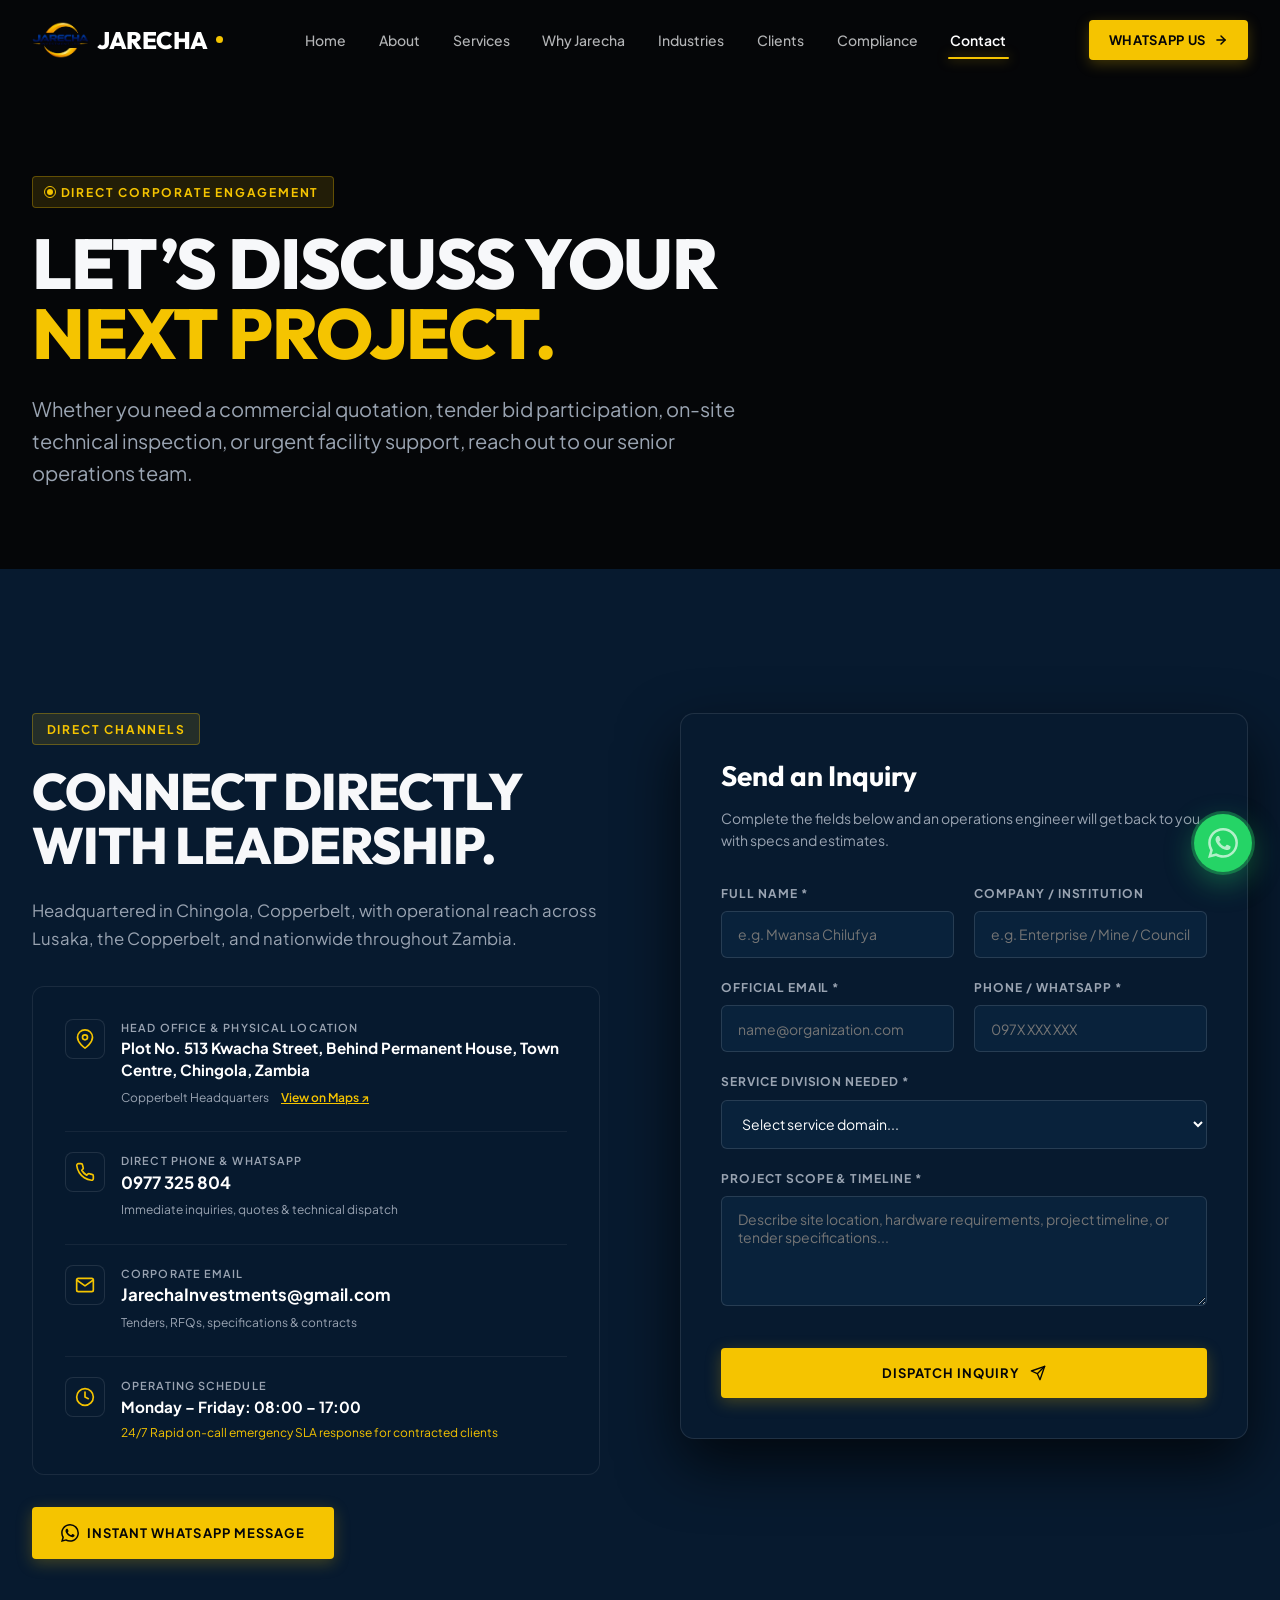
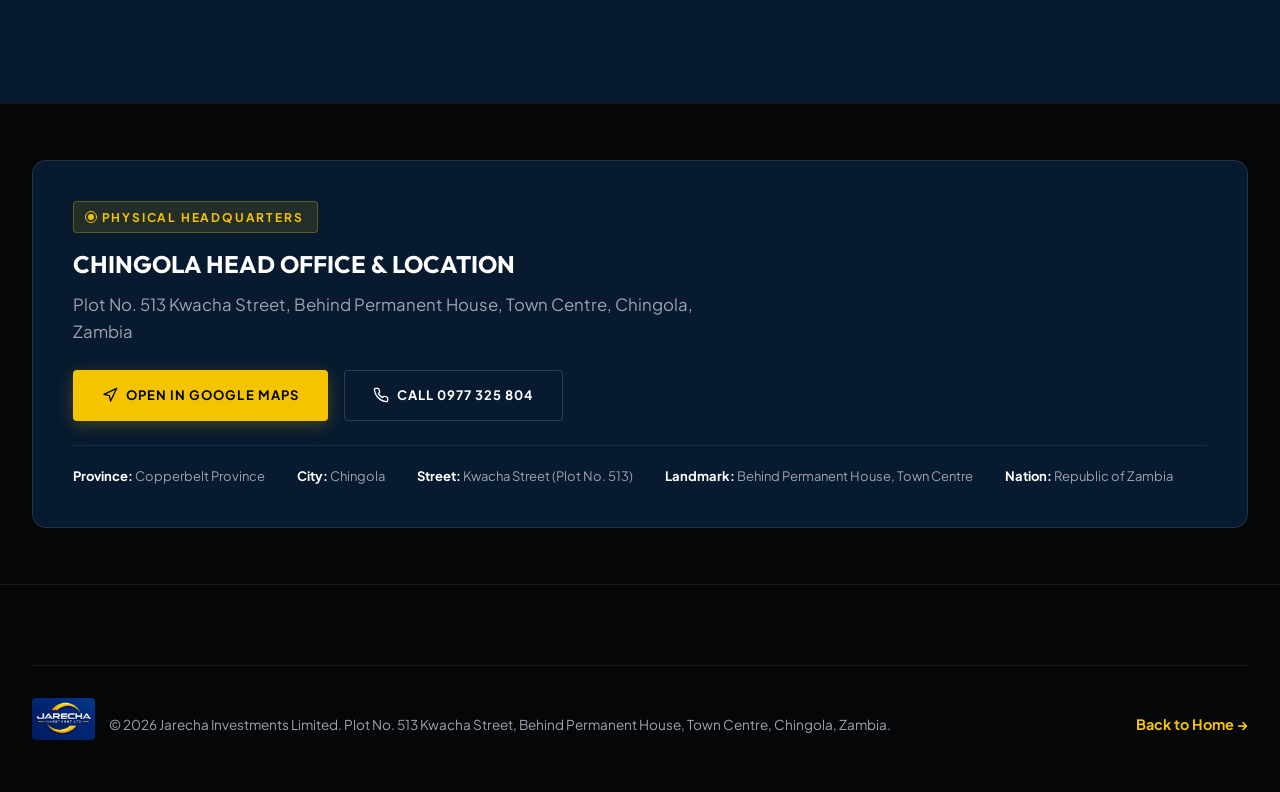
<file: contact.html>
<!DOCTYPE html>
<html lang="en">
<head>
  <meta charset="UTF-8" />
  <meta name="viewport" content="width=device-width, initial-scale=1.0" />
  <title>Contact & Inquiries | Jarecha Investments Limited</title>
  <meta name="description" content="Get in touch with Jarecha Investments Limited. Direct WhatsApp, phone, email, and consultation request for technology, engineering, and procurement projects in Zambia." />
  <link rel="preconnect" href="https://fonts.googleapis.com">
  <link rel="preconnect" href="https://fonts.gstatic.com" crossorigin>
  <link href="https://fonts.googleapis.com/css2?family=Outfit:wght@300;400;500;600;700;800;900&family=Plus+Jakarta+Sans:ital,wght@0,300;0,400;0,500;0,600;0,700;0,800;1,400&display=swap" rel="stylesheet">
  <link rel="stylesheet" href="css/style.css" />
</head>
<body>
  <div id="scroll-progress"></div>

  <!-- Header Navigation -->
  <header class="navbar scrolled" id="main-navbar">
    <div class="container nav-container">
      <a href="index.html" class="brand-logo" aria-label="Jarecha Investments Home">
        <img src="images/logo.png" alt="Jarecha Investments Ltd corporate brand logo" class="brand-logo-img" />
        <span>JARECHA</span>
        <span class="brand-dot"></span>
      </a>

      <nav>
        <ul class="nav-links">
          <li><a href="index.html" class="nav-link">Home</a></li>
          <li><a href="about.html" class="nav-link">About</a></li>
          <li><a href="services.html" class="nav-link">Services</a></li>
          <li><a href="index.html#why-us" class="nav-link">Why Jarecha</a></li>
          <li><a href="index.html#industries" class="nav-link">Industries</a></li>
          <li><a href="index.html#clients" class="nav-link">Clients</a></li>
          <li><a href="index.html#compliance" class="nav-link">Compliance</a></li>
          <li><a href="contact.html" class="nav-link active">Contact</a></li>
        </ul>
      </nav>

      <div class="nav-actions">
        <a href="https://wa.me/260977325804?text=Hello%20Jarecha%20Investments,%20I%20would%20like%20to%20inquire%20about%20your%20services." target="_blank" rel="noopener noreferrer" class="nav-cta-btn">
          <span>WhatsApp Us</span>
          <svg style="width:14px;height:14px;" viewBox="0 0 24 24" fill="none" stroke="currentColor" stroke-width="2.5" stroke-linecap="round" stroke-linejoin="round">
            <line x1="5" y1="12" x2="19" y2="12"></line>
            <polyline points="12 5 19 12 12 19"></polyline>
          </svg>
        </a>

        <button class="mobile-toggle" id="mobile-toggle" aria-label="Toggle navigation menu">
          <svg style="width:20px;height:20px;" viewBox="0 0 24 24" fill="none" stroke="currentColor" stroke-width="2" stroke-linecap="round" stroke-linejoin="round">
            <line x1="3" y1="12" x2="21" y2="12"></line>
            <line x1="3" y1="6" x2="21" y2="6"></line>
            <line x1="3" y1="18" x2="21" y2="18"></line>
          </svg>
        </button>
      </div>
    </div>
  </header>

  <!-- Mobile Drawer -->
  <div class="mobile-drawer" id="mobile-drawer">
    <a href="index.html" class="mobile-nav-link">Home</a>
    <a href="about.html" class="mobile-nav-link">About Jarecha</a>
    <a href="services.html" class="mobile-nav-link">Services & Capabilities</a>
    <a href="index.html#why-us" class="mobile-nav-link">Why Jarecha</a>
    <a href="index.html#industries" class="mobile-nav-link">Sectors & Industries</a>
    <a href="index.html#clients" class="mobile-nav-link">Client Portfolio</a>
    <a href="index.html#compliance" class="mobile-nav-link">Statutory Compliance</a>
    <a href="contact.html" class="mobile-nav-link active">Contact & Consultations</a>
  </div>

  <main style="padding-top: 5rem;">
    <!-- Page Hero Banner -->
    <section class="section-padding bg-black" style="padding-top: 6rem; padding-bottom: 5rem;">
      <div class="container">
        <div class="badge badge-yellow reveal-on-scroll">
          <span class="badge-dot"></span>
          <span>Direct Corporate Engagement</span>
        </div>
        <h1 class="heading-display text-white reveal-on-scroll">
          LET’S DISCUSS YOUR<br />
          <span class="text-yellow">NEXT PROJECT.</span>
        </h1>
        <p class="reveal-on-scroll" style="font-size: 1.25rem; color: var(--muted); max-width: 720px; line-height: 1.6;">
          Whether you need a commercial quotation, tender bid participation, on-site technical inspection, or urgent facility support, reach out to our senior operations team.
        </p>
      </div>
    </section>

    <!-- Main Contact & Form Section -->
    <section class="section-padding bg-navy">
      <div class="container contact-grid">
        <!-- Left: Contact Details -->
        <div class="reveal-on-scroll reveal-fade-left">
          <div class="badge badge-yellow">
            <span>Direct Channels</span>
          </div>

          <h2 class="heading-section text-white" style="margin-bottom: 1.5rem;">
            CONNECT DIRECTLY WITH LEADERSHIP.
          </h2>

          <p style="font-size: 1.05rem; color: var(--muted); line-height: 1.7; margin-bottom: 2rem;">
            Headquartered in Chingola, Copperbelt, with operational reach across Lusaka, the Copperbelt, and nationwide throughout Zambia.
          </p>

          <div class="contact-info-card">
            <!-- Physical Address / Location -->
            <div class="contact-info-row">
              <div class="contact-info-icon">
                <svg style="width:20px;height:20px;" viewBox="0 0 24 24" fill="none" stroke="currentColor" stroke-width="2" stroke-linecap="round" stroke-linejoin="round">
                  <path d="M21 10c0 7-9 13-9 13s-9-6-9-13a9 9 0 0 1 18 0z"></path>
                  <circle cx="12" cy="10" r="3"></circle>
                </svg>
              </div>
              <div>
                <div class="contact-info-label">Head Office & Physical Location</div>
                <div class="contact-info-val" style="font-size:0.95rem;color:#ffffff;line-height:1.5;">
                  Plot No. 513 Kwacha Street, Behind Permanent House, Town Centre, Chingola, Zambia
                </div>
                <div style="font-size:0.75rem;color:var(--muted);margin-top:0.35rem;display:flex;align-items:center;gap:0.75rem;flex-wrap:wrap;">
                  <span>Copperbelt Headquarters</span>
                  <a href="https://maps.google.com/?q=Plot+No.+513+Kwacha+Street+Town+Centre+Chingola+Zambia" target="_blank" rel="noopener noreferrer" style="color:var(--yellow);font-weight:600;text-decoration:underline;">
                    View on Maps ↗
                  </a>
                </div>
              </div>
            </div>

            <div class="contact-info-row" style="padding-top:1.25rem;border-top:1px solid rgba(255,255,255,0.06);">
              <div class="contact-info-icon">
                <svg style="width:20px;height:20px;" viewBox="0 0 24 24" fill="none" stroke="currentColor" stroke-width="2" stroke-linecap="round" stroke-linejoin="round">
                  <path d="M22 16.92v3a2 2 0 0 1-2.18 2 19.79 19.79 0 0 1-8.63-3.07 19.5 19.5 0 0 1-6-6 19.79 19.79 0 0 1-3.07-8.67A2 2 0 0 1 4.11 2h3a2 2 0 0 1 2 1.72 12.84 12.84 0 0 0 .7 2.81 2 2 0 0 1-.45 2.11L8.09 9.91a16 16 0 0 0 6 6l1.27-1.27a2 2 0 0 1 2.11-.45 12.84 12.84 0 0 0 2.81.7A2 2 0 0 1 22 16.92z"></path>
                </svg>
              </div>
              <div>
                <div class="contact-info-label">Direct Phone & WhatsApp</div>
                <div class="contact-info-val">
                  <a href="tel:0977325804" style="color:#ffffff;">0977 325 804</a>
                </div>
                <div style="font-size:0.75rem;color:var(--muted);margin-top:0.25rem;">
                  Immediate inquiries, quotes & technical dispatch
                </div>
              </div>
            </div>

            <div class="contact-info-row" style="padding-top:1.25rem;border-top:1px solid rgba(255,255,255,0.06);">
              <div class="contact-info-icon">
                <svg style="width:20px;height:20px;" viewBox="0 0 24 24" fill="none" stroke="currentColor" stroke-width="2" stroke-linecap="round" stroke-linejoin="round">
                  <path d="M4 4h16c1.1 0 2 .9 2 2v12c0 1.1-.9 2-2 2H4c-1.1 0-2-.9-2-2V6c0-1.1.9-2 2-2z"></path>
                  <polyline points="22,6 12,13 2,6"></polyline>
                </svg>
              </div>
              <div>
                <div class="contact-info-label">Corporate Email</div>
                <div class="contact-info-val">
                  <a href="mailto:JarechaInvestments@gmail.com" style="color:#ffffff;word-break:break-all;">JarechaInvestments@gmail.com</a>
                </div>
                <div style="font-size:0.75rem;color:var(--muted);margin-top:0.25rem;">
                  Tenders, RFQs, specifications & contracts
                </div>
              </div>
            </div>

            <div class="contact-info-row" style="padding-top:1.25rem;border-top:1px solid rgba(255,255,255,0.06);">
              <div class="contact-info-icon">
                <svg style="width:20px;height:20px;" viewBox="0 0 24 24" fill="none" stroke="currentColor" stroke-width="2" stroke-linecap="round" stroke-linejoin="round">
                  <circle cx="12" cy="12" r="10"></circle>
                  <polyline points="12 6 12 12 16 14"></polyline>
                </svg>
              </div>
              <div>
                <div class="contact-info-label">Operating Schedule</div>
                <div class="contact-info-val" style="font-size:0.95rem;">Monday – Friday: 08:00 – 17:00</div>
                <div style="font-size:0.75rem;color:var(--yellow);margin-top:0.25rem;">
                  24/7 Rapid on-call emergency SLA response for contracted clients
                </div>
              </div>
            </div>
          </div>

          <!-- Direct WhatsApp Quick Action -->
          <div style="margin-top: 2rem;">
            <a href="https://wa.me/260977325804?text=Hello%20Jarecha%20Investments,%20I%20would%20like%20to%20discuss%20a%20project." target="_blank" rel="noopener noreferrer" class="btn btn-primary" style="display: inline-flex; align-items: center; gap: 0.5rem;">
              <svg style="width:18px;height:18px;" viewBox="0 0 24 24" fill="currentColor">
                <path d="M17.472 14.382c-.297-.149-1.758-.867-2.03-.967-.273-.099-.471-.148-.67.15-.197.297-.767.966-.94 1.164-.173.199-.347.223-.644.075-.297-.15-1.255-.463-2.39-1.475-.883-.788-1.48-1.761-1.653-2.059-.173-.297-.018-.458.13-.606.134-.133.298-.347.446-.52.149-.174.198-.298.298-.497.099-.198.05-.371-.025-.52-.075-.149-.669-1.612-.916-2.207-.242-.579-.487-.5-.669-.51-.173-.008-.371-.01-.57-.01-.198 0-.52.074-.792.372-.272.297-1.04 1.016-1.04 2.479 0 1.462 1.065 2.875 1.213 3.074.149.198 2.096 3.2 5.077 4.487.709.306 1.262.489 1.694.625.712.227 1.36.195 1.871.118.571-.085 1.758-.719 2.006-1.413.248-.694.248-1.289.173-1.413-.074-.124-.272-.198-.57-.347m-5.421 7.403h-.004a9.87 9.87 0 01-5.031-1.378l-.361-.214-3.741.982.998-3.648-.235-.374a9.86 9.86 0 01-1.51-5.26c.001-5.45 4.436-9.884 9.888-9.884 2.64 0 5.122 1.03 6.988 2.898a9.825 9.825 0 012.893 6.994c-.003 5.45-4.437 9.884-9.885 9.884m8.413-18.297A11.815 11.815 0 0012.05 0C5.495 0 .16 5.335.157 11.892c0 2.096.547 4.142 1.588 5.945L0 24l6.335-1.662c1.746.953 3.71 1.456 5.711 1.457h.005c6.554 0 11.89-5.335 11.893-11.893a11.82 11.82 0 00-3.48-8.413z" />
              </svg>
              <span>Instant WhatsApp Message</span>
            </a>
          </div>
        </div>

        <!-- Right: Inquiry Form with Inline Feedback -->
        <div class="form-box reveal-on-scroll reveal-fade-right">
          <div style="margin-bottom: 2rem;">
            <h3 style="font-family:var(--font-display);font-size:1.75rem;font-weight:700;color:#ffffff;margin-bottom:0.5rem;">
              Send an Inquiry
            </h3>
            <p style="font-size:0.875rem;color:var(--muted);">
              Complete the fields below and an operations engineer will get back to you with specs and estimates.
            </p>
          </div>

          <form id="contact-form">
            <div class="form-row">
              <div>
                <label for="full-name" class="form-label">Full Name *</label>
                <input type="text" id="full-name" required placeholder="e.g. Mwansa Chilufya" class="form-input" />
              </div>
              <div>
                <label for="company-name" class="form-label">Company / Institution</label>
                <input type="text" id="company-name" placeholder="e.g. Enterprise / Mine / Council" class="form-input" />
              </div>
            </div>

            <div class="form-row">
              <div>
                <label for="email" class="form-label">Official Email *</label>
                <input type="email" id="email" required placeholder="name@organization.com" class="form-input" />
              </div>
              <div>
                <label for="phone" class="form-label">Phone / WhatsApp *</label>
                <input type="tel" id="phone" required placeholder="097X XXX XXX" class="form-input" />
              </div>
            </div>

            <div class="form-group">
              <label for="service-select" class="form-label">Service Division Needed *</label>
              <select id="service-select" required class="form-select">
                <option value="" disabled selected>Select service domain...</option>
                <optgroup label="01 — Technology & Digital">
                  <option value="Enterprise Networking & Fiber">Enterprise Networking & Fiber Optic</option>
                  <option value="Data Center & Server Infrastructure">Data Center & Server Infrastructure</option>
                  <option value="Custom Software & Web Platforms">Custom Software & Web Platforms</option>
                  <option value="Managed IT Support & SLA">Managed IT Support & SLA</option>
                </optgroup>
                <optgroup label="02 — Engineering & Infrastructure">
                  <option value="Commercial & Industrial Electrical">Commercial & Industrial Electrical</option>
                  <option value="Commercial Solar & Backup Microgrids">Commercial Solar & Backup Microgrids</option>
                  <option value="Civil & Telecommunications Works">Civil & Telecommunications Works</option>
                </optgroup>
                <optgroup label="03 — Security & Smart Office">
                  <option value="IP CCTV Surveillance & AI Analytics">IP CCTV Surveillance & AI Analytics</option>
                  <option value="Biometric Access & Time Attendance">Biometric Access & Time Attendance</option>
                  <option value="Fire Detection & Smart Automation">Fire Detection & Smart Automation</option>
                </optgroup>
                <optgroup label="04 — Business & Capacity Building">
                  <option value="Corporate Procurement & Supply">Corporate Procurement & Supply</option>
                  <option value="IT & Engineering Staff Capacity Building">IT & Engineering Staff Capacity Building</option>
                </optgroup>
                <option value="Multi-disciplinary Consultation">Multi-disciplinary Project Consultation</option>
              </select>
            </div>

            <div class="form-group">
              <label for="message" class="form-label">Project Scope & Timeline *</label>
              <textarea id="message" required placeholder="Describe site location, hardware requirements, project timeline, or tender specifications..." class="form-textarea"></textarea>
            </div>

            <button type="submit" id="submit-btn" class="btn btn-primary" style="width: 100%; padding: 1rem; margin-top: 1rem;">
              <span>Dispatch Inquiry</span>
              <svg style="width:16px;height:16px;" viewBox="0 0 24 24" fill="none" stroke="currentColor" stroke-width="2" stroke-linecap="round" stroke-linejoin="round">
                <line x1="22" y1="2" x2="11" y2="13"></line>
                <polygon points="22 2 15 22 11 13 2 9 22 2"></polygon>
              </svg>
            </button>
          </form>

          <div id="form-success-box" class="form-success-box">
            <div class="success-icon">
              <svg style="width:32px;height:32px;" viewBox="0 0 24 24" fill="none" stroke="currentColor" stroke-width="2.5" stroke-linecap="round" stroke-linejoin="round">
                <polyline points="20 6 9 17 4 12"></polyline>
              </svg>
            </div>
            <div style="font-size:0.75rem;font-family:monospace;color:var(--yellow);text-transform:uppercase;letter-spacing:0.15em;margin-bottom:0.5rem;">
              Inquiry Dispatched
            </div>
            <h4 style="font-family:var(--font-display);font-size:1.75rem;font-weight:700;color:#ffffff;margin-bottom:0.75rem;">
              Message Received.
            </h4>
            <p style="font-size:0.95rem;color:rgba(247,248,250,0.85);max-width:400px;margin:0 auto 1.5rem;line-height:1.6;">
              Thank you for reaching out to <strong style="color:#ffffff;">Jarecha Investments Limited</strong>. Our team will review your project scope and get back to you shortly.
            </p>
            <button type="button" id="reset-form-btn" style="background:none;border:none;color:var(--yellow);font-size:0.8125rem;font-weight:600;text-decoration:underline;cursor:pointer;">
              Send another message
            </button>
          </div>
        </div>
      </div>
    </section>

    <!-- Physical Location Card (Black) -->
    <section class="section-padding bg-black" style="padding-top: 3.5rem; padding-bottom: 3.5rem; border-top: 1px solid rgba(255,255,255,0.06);">
      <div class="container">
        <div style="background: var(--navy); border: 1px solid rgba(255,255,255,0.1); border-radius: 14px; padding: 2.5rem; display: flex; flex-direction: column; gap: 1.5rem;" class="reveal-on-scroll">
          <div style="display: flex; flex-wrap: wrap; justify-content: space-between; align-items: flex-start; gap: 1.5rem;">
            <div>
              <div class="badge badge-yellow" style="margin-bottom: 0.75rem;">
                <span class="badge-dot"></span>
                <span>Physical Headquarters</span>
              </div>
              <h3 style="font-family: var(--font-display); font-size: 1.5rem; color: #ffffff; margin-bottom: 0.5rem;">
                CHINGOLA HEAD OFFICE & LOCATION
              </h3>
              <p style="color: var(--muted); font-size: 1.05rem; max-width: 620px; line-height: 1.6;">
                Plot No. 513 Kwacha Street, Behind Permanent House, Town Centre, Chingola, Zambia
              </p>
            </div>
            <div style="display: flex; gap: 1rem; flex-wrap: wrap;">
              <a href="https://maps.google.com/?q=Plot+No.+513+Kwacha+Street+Town+Centre+Chingola+Zambia" target="_blank" rel="noopener noreferrer" class="btn btn-primary" style="display: inline-flex; align-items: center; gap: 0.5rem;">
                <svg style="width:16px;height:16px;" viewBox="0 0 24 24" fill="none" stroke="currentColor" stroke-width="2" stroke-linecap="round" stroke-linejoin="round">
                  <polygon points="3 11 22 2 13 21 11 13 3 11"></polygon>
                </svg>
                <span>Open in Google Maps</span>
              </a>
              <a href="tel:0977325804" class="btn btn-secondary" style="display: inline-flex; align-items: center; gap: 0.5rem;">
                <svg style="width:16px;height:16px;" viewBox="0 0 24 24" fill="none" stroke="currentColor" stroke-width="2" stroke-linecap="round" stroke-linejoin="round">
                  <path d="M22 16.92v3a2 2 0 0 1-2.18 2 19.79 19.79 0 0 1-8.63-3.07 19.5 19.5 0 0 1-6-6 19.79 19.79 0 0 1-3.07-8.67A2 2 0 0 1 4.11 2h3a2 2 0 0 1 2 1.72 12.84 12.84 0 0 0 .7 2.81 2 2 0 0 1-.45 2.11L8.09 9.91a16 16 0 0 0 6 6l1.27-1.27a2 2 0 0 1 2.11-.45 12.84 12.84 0 0 0 2.81.7A2 2 0 0 1 22 16.92z"></path>
                </svg>
                <span>Call 0977 325 804</span>
              </a>
            </div>
          </div>
          <div style="padding-top: 1.25rem; border-top: 1px solid rgba(255,255,255,0.08); font-size: 0.8125rem; color: var(--muted); display: flex; flex-wrap: wrap; gap: 2rem;">
            <div><strong style="color:#ffffff;">Province:</strong> Copperbelt Province</div>
            <div><strong style="color:#ffffff;">City:</strong> Chingola</div>
            <div><strong style="color:#ffffff;">Street:</strong> Kwacha Street (Plot No. 513)</div>
            <div><strong style="color:#ffffff;">Landmark:</strong> Behind Permanent House, Town Centre</div>
            <div><strong style="color:#ffffff;">Nation:</strong> Republic of Zambia</div>
          </div>
        </div>
      </div>
    </section>
  </main>

  <footer class="site-footer">
    <div class="container">
      <div class="footer-bottom" style="display:flex;align-items:center;justify-content:space-between;flex-wrap:wrap;gap:1.5rem;">
        <div style="display:flex;align-items:center;gap:0.85rem;">
          <img src="images/logo-2.jpeg" alt="Jarecha Investments Ltd corporate mark" class="footer-logo-img" />
          <span style="font-size:0.85rem;color:var(--muted);">© 2026 Jarecha Investments Limited. Plot No. 513 Kwacha Street, Behind Permanent House, Town Centre, Chingola, Zambia.</span>
        </div>
        <a href="index.html" style="color:var(--yellow);font-weight:700;font-size:0.9rem;">Back to Home →</a>
      </div>
    </div>
  </footer>

  <!-- PERSISTENT FLOATING WHATSAPP CTA -->
  <div class="floating-whatsapp">
    <a href="https://wa.me/260977325804?text=Hello%20Jarecha%20Investments,%20I%20would%20like%20to%20inquire%20about%20your%20services." target="_blank" rel="noopener noreferrer" class="whatsapp-btn-desktop" aria-label="Direct WhatsApp Contact">
      <span class="whatsapp-pulse"></span>
      <svg style="width:30px;height:30px;" viewBox="0 0 24 24" fill="currentColor">
        <path d="M17.472 14.382c-.297-.149-1.758-.867-2.03-.967-.273-.099-.471-.148-.67.15-.197.297-.767.966-.94 1.164-.173.199-.347.223-.644.075-.297-.15-1.255-.463-2.39-1.475-.883-.788-1.48-1.761-1.653-2.059-.173-.297-.018-.458.13-.606.134-.133.298-.347.446-.52.149-.174.198-.298.298-.497.099-.198.05-.371-.025-.52-.075-.149-.669-1.612-.916-2.207-.242-.579-.487-.5-.669-.51-.173-.008-.371-.01-.57-.01-.198 0-.52.074-.792.372-.272.297-1.04 1.016-1.04 2.479 0 1.462 1.065 2.875 1.213 3.074.149.198 2.096 3.2 5.077 4.487.709.306 1.262.489 1.694.625.712.227 1.36.195 1.871.118.571-.085 1.758-.719 2.006-1.413.248-.694.248-1.289.173-1.413-.074-.124-.272-.198-.57-.347m-5.421 7.403h-.004a9.87 9.87 0 01-5.031-1.378l-.361-.214-3.741.982.998-3.648-.235-.374a9.86 9.86 0 01-1.51-5.26c.001-5.45 4.436-9.884 9.888-9.884 2.64 0 5.122 1.03 6.988 2.898a9.825 9.825 0 012.893 6.994c-.003 5.45-4.437 9.884-9.885 9.884m8.413-18.297A11.815 11.815 0 0012.05 0C5.495 0 .16 5.335.157 11.892c0 2.096.547 4.142 1.588 5.945L0 24l6.335-1.662c1.746.953 3.71 1.456 5.711 1.457h.005c6.554 0 11.89-5.335 11.893-11.893a11.82 11.82 0 00-3.48-8.413z" />
      </svg>
    </a>
    <div class="whatsapp-tooltip">
      <div style="display:flex;align-items:center;gap:0.4rem;margin-bottom:0.4rem;color:var(--yellow);font-weight:700;text-transform:uppercase;font-size:0.6875rem;">
        <span style="width:6px;height:6px;border-radius:50%;background:#25D366;"></span>
        <span>WhatsApp Live Line</span>
      </div>
      <p style="color:var(--muted);margin-bottom:0.5rem;font-size:0.75rem;">
        Chat directly with Jarecha technical management for immediate project consultations.
      </p>
      <a href="https://wa.me/260977325804?text=Hello%20Jarecha%20Investments,%20I%20would%20like%20to%20inquire%20about%20your%20services." target="_blank" rel="noopener noreferrer" style="color:#25D366;font-weight:700;display:inline-flex;align-items:center;gap:0.3rem;">
        <span>Start WhatsApp Chat →</span>
      </a>
    </div>

    <a href="https://wa.me/260977325804?text=Hello%20Jarecha%20Investments,%20I%20would%20like%20to%20inquire%20about%20your%20services." target="_blank" rel="noopener noreferrer" class="whatsapp-btn-mobile" aria-label="WhatsApp Jarecha">
      <div class="whatsapp-badge">
        <svg style="width:14px;height:14px;color:#ffffff;" viewBox="0 0 24 24" fill="currentColor">
          <path d="M17.472 14.382c-.297-.149-1.758-.867-2.03-.967-.273-.099-.471-.148-.67.15-.197.297-.767.966-.94 1.164-.173.199-.347.223-.644.075-.297-.15-1.255-.463-2.39-1.475-.883-.788-1.48-1.761-1.653-2.059-.173-.297-.018-.458.13-.606.134-.133.298-.347.446-.52.149-.174.198-.298.298-.497.099-.198.05-.371-.025-.52-.075-.149-.669-1.612-.916-2.207-.242-.579-.487-.5-.669-.51-.173-.008-.371-.01-.57-.01-.198 0-.52.074-.792.372-.272.297-1.04 1.016-1.04 2.479 0 1.462 1.065 2.875 1.213 3.074.149.198 2.096 3.2 5.077 4.487.709.306 1.262.489 1.694.625.712.227 1.36.195 1.871.118.571-.085 1.758-.719 2.006-1.413.248-.694.248-1.289.173-1.413-.074-.124-.272-.198-.57-.347m-5.421 7.403h-.004a9.87 9.87 0 01-5.031-1.378l-.361-.214-3.741.982.998-3.648-.235-.374a9.86 9.86 0 01-1.51-5.26c.001-5.45 4.436-9.884 9.888-9.884 2.64 0 5.122 1.03 6.988 2.898a9.825 9.825 0 012.893 6.994c-.003 5.45-4.437 9.884-9.885 9.884m8.413-18.297A11.815 11.815 0 0012.05 0C5.495 0 .16 5.335.157 11.892c0 2.096.547 4.142 1.588 5.945L0 24l6.335-1.662c1.746.953 3.71 1.456 5.711 1.457h.005c6.554 0 11.89-5.335 11.893-11.893a11.82 11.82 0 00-3.48-8.413z" />
        </svg>
      </div>
      <span>Chat on WhatsApp</span>
    </a>
  </div>

  <script src="js/script.js"></script>
</body>
</html>
</file>
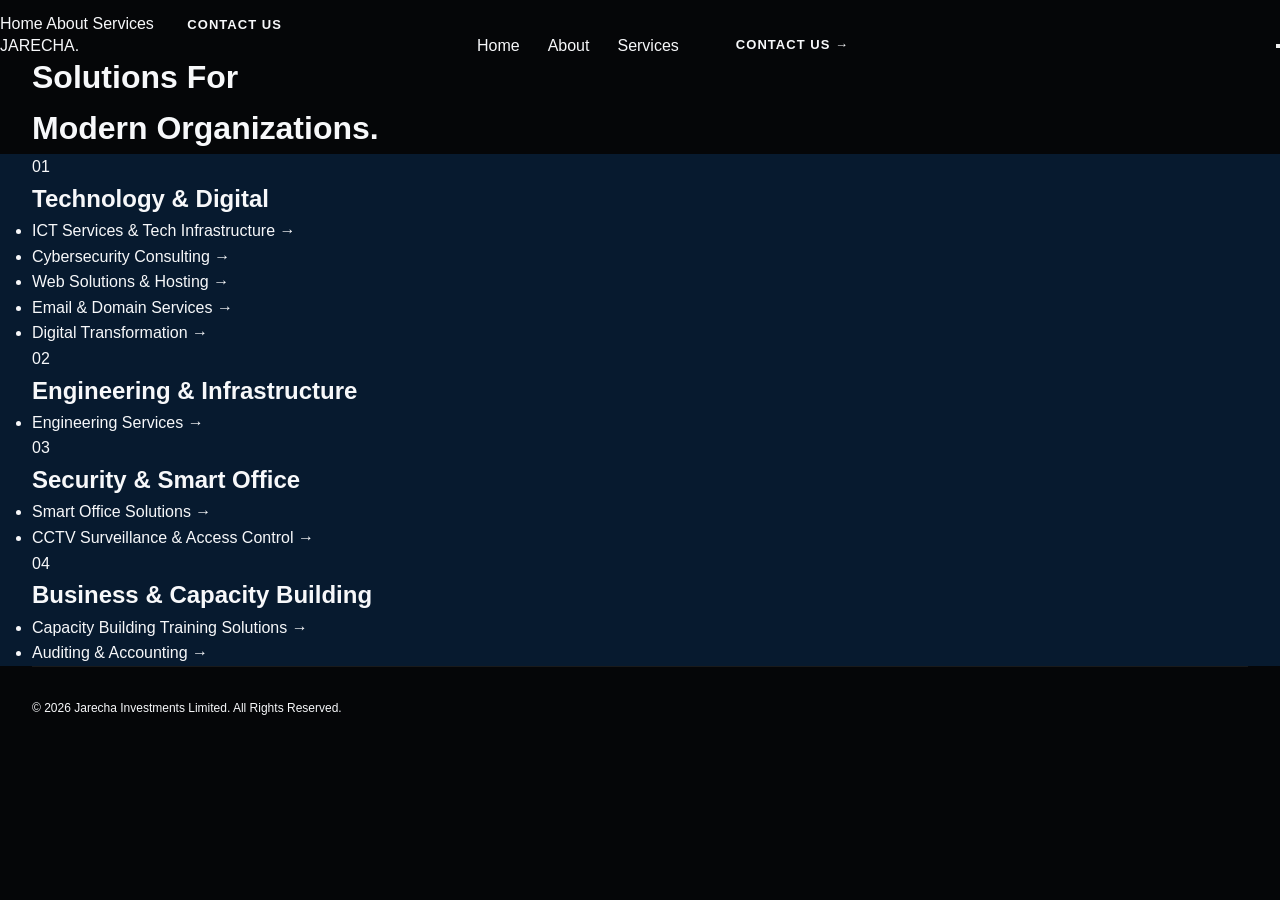
<file: service-detail.html>
<!DOCTYPE html>
<html lang="en">
<head>
    <meta charset="UTF-8">
    <meta name="viewport" content="width=device-width, initial-scale=1.0">
    <title>Services | Jarecha Investments Limited</title>
    <link href="https://fonts.googleapis.com/css2?family=Inter:wght@300;400;500;600;700;800&display=swap" rel="stylesheet">
    <link rel="stylesheet" href="css/style.css">
</head>
<body>
    <nav class="navbar" id="navbar">
        <div class="nav-container">
            <a href="index.html" class="logo">JARECHA<span>.</span></a>
            <div class="nav-links">
                <a href="index.html">Home</a>
                <a href="about.html">About</a>
                <a href="services.html" class="active">Services</a>
                <a href="index.html#contact" class="btn btn-nav">Contact Us &rarr;</a>
            </div>
            <button class="mobile-menu-btn">
                <span class="bar"></span>
                <span class="bar"></span>
            </button>
        </div>
    </nav>
    <div class="mobile-menu">
        <a href="index.html">Home</a>
        <a href="about.html">About</a>
        <a href="services.html">Services</a>
        <a href="index.html#contact" class="btn btn-accent">Contact Us</a>
    </div>

    <header class="hero page-hero">
        <div class="container hero-content reveal fade-up">
            <h1 class="hero-title">Solutions For<br>Modern Organizations.</h1>
        </div>
    </header>

    <section class="section bg-navy">
        <div class="container">
            <div class="grid grid-2 gap-lg align-start">
                <div class="service-overview-card reveal fade-up">
                    <span class="sg-number">01</span>
                    <h2>Technology & Digital</h2>
                    <ul class="clean-list mt-md">
                        <li><a href="service-detail.html">ICT Services & Tech Infrastructure &rarr;</a></li>
                        <li><a href="service-detail.html">Cybersecurity Consulting &rarr;</a></li>
                        <li><a href="service-detail.html">Web Solutions & Hosting &rarr;</a></li>
                        <li><a href="service-detail.html">Email & Domain Services &rarr;</a></li>
                        <li><a href="service-detail.html">Digital Transformation &rarr;</a></li>
                    </ul>
                </div>
                <div class="service-overview-card reveal fade-up delay-1">
                    <span class="sg-number">02</span>
                    <h2>Engineering & Infrastructure</h2>
                    <ul class="clean-list mt-md">
                        <li><a href="service-detail.html">Engineering Services &rarr;</a></li>
                    </ul>
                </div>
                <div class="service-overview-card reveal fade-up">
                    <span class="sg-number">03</span>
                    <h2>Security & Smart Office</h2>
                    <ul class="clean-list mt-md">
                        <li><a href="service-detail.html">Smart Office Solutions &rarr;</a></li>
                        <li><a href="service-detail.html">CCTV Surveillance & Access Control &rarr;</a></li>
                    </ul>
                </div>
                <div class="service-overview-card reveal fade-up delay-1">
                    <span class="sg-number">04</span>
                    <h2>Business & Capacity Building</h2>
                    <ul class="clean-list mt-md">
                        <li><a href="service-detail.html">Capacity Building Training Solutions &rarr;</a></li>
                        <li><a href="service-detail.html">Auditing & Accounting &rarr;</a></li>
                    </ul>
                </div>
            </div>
        </div>
    </section>

    <!-- Minimal Footer -->
    <footer class="footer">
        <div class="container">
            <div class="footer-bottom">
                <p>&copy; 2026 Jarecha Investments Limited. All Rights Reserved.</p>
            </div>
        </div>
    </footer>
    <script src="js/script.js"></script>
</body>
</html>
</file>
<file: css/style.css>
/* ==========================================================================
   JARECHA INVESTMENTS LIMITED — MASTER STYLESHEET
   Pure Vanilla CSS3 — Zero Build Step Required
   ========================================================================== */

:root {
  --black: #050608;
  --navy: #071A2F;
  --navy-light: #0D2945;
  --yellow: #F5C400;
  --yellow-light: #FFD83D;
  --white: #F7F8FA;
  --muted: #9AA4B2;
  --card-border: rgba(255, 255, 255, 0.08);
  --card-border-light: rgba(7, 26, 47, 0.1);
  --font-display: 'Outfit', -apple-system, BlinkMacSystemFont, sans-serif;
  --font-body: 'Plus Jakarta Sans', -apple-system, BlinkMacSystemFont, sans-serif;
  --ease-out-expo: cubic-bezier(0.16, 1, 0.3, 1);
}

/* Reset & Base */
*, *::before, *::after {
  box-sizing: border-box;
  margin: 0;
  padding: 0;
}

html {
  scroll-behavior: smooth;
  font-size: 16px;
  -webkit-font-smoothing: antialiased;
  -moz-osx-font-smoothing: grayscale;
}

body {
  background-color: var(--black);
  color: var(--white);
  font-family: var(--font-body);
  line-height: 1.6;
  overflow-x: hidden;
  position: relative;
}

::selection {
  background-color: var(--yellow);
  color: var(--black);
}

a {
  color: inherit;
  text-decoration: none;
  transition: all 0.25s ease;
}

button, input, select, textarea {
  font-family: inherit;
}

img {
  max-width: 100%;
  height: auto;
  display: block;
}

/* Typography Utilities */
.font-display {
  font-family: var(--font-display);
}

.text-yellow {
  color: var(--yellow);
}

.text-muted {
  color: var(--muted);
}

/* Scroll Progress Bar */
#scroll-progress {
  position: fixed;
  top: 0;
  left: 0;
  height: 3px;
  background: linear-gradient(90deg, var(--yellow), var(--yellow-light));
  width: 0%;
  z-index: 1000;
  transition: width 0.1s linear;
  box-shadow: 0 0 10px rgba(245, 196, 0, 0.6);
}

/* Container */
.container {
  width: 100%;
  max-width: 1280px;
  margin-left: auto;
  margin-right: auto;
  padding-left: 1.5rem;
  padding-right: 1.5rem;
}

@media (min-width: 640px) {
  .container {
    padding-left: 2rem;
    padding-right: 2rem;
  }
}

/* Navbar */
.navbar {
  position: fixed;
  top: 0;
  left: 0;
  right: 0;
  z-index: 900;
  padding: 1.25rem 0;
  transition: all 0.35s ease;
  background: transparent;
}

.navbar.scrolled {
  padding: 0.85rem 0;
  background: rgba(7, 26, 47, 0.88);
  backdrop-filter: blur(14px);
  -webkit-backdrop-filter: blur(14px);
  border-bottom: 1px solid rgba(255, 255, 255, 0.08);
  box-shadow: 0 10px 30px rgba(0, 0, 0, 0.35);
}

.nav-container {
  display: flex;
  align-items: center;
  justify-content: space-between;
}

.brand-logo {
  display: flex;
  align-items: center;
  gap: 0.5rem;
  font-family: var(--font-display);
  font-weight: 800;
  font-size: 1.5rem;
  letter-spacing: -0.02em;
  color: #ffffff;
  text-decoration: none;
}

.brand-logo-img {
  height: 38px;
  width: auto;
  max-width: 130px;
  object-fit: contain;
  display: inline-block;
  vertical-align: middle;
  transition: transform 0.25s ease;
}

.brand-logo:hover .brand-logo-img {
  transform: scale(1.03);
}

.footer-logo-img {
  height: 42px;
  width: auto;
  max-width: 150px;
  object-fit: contain;
  display: block;
  margin-bottom: 0.75rem;
  border-radius: 4px;
}

@media (max-width: 640px) {
  .brand-logo-img {
    height: 32px;
    max-width: 105px;
  }
}

.brand-dot {
  width: 7px;
  height: 7px;
  border-radius: 50%;
  background-color: var(--yellow);
  display: inline-block;
}

.nav-links {
  display: none;
  align-items: center;
  gap: 1.75rem;
  list-style: none;
}

@media (min-width: 1024px) {
  .nav-links {
    display: flex;
  }
}

.nav-link {
  font-size: 0.875rem;
  font-weight: 500;
  color: rgba(247, 248, 250, 0.72);
  position: relative;
  padding: 0.5rem 0.15rem;
  transition: color 0.2s ease;
  text-decoration: none;
  display: inline-flex;
  align-items: center;
}

.nav-link:hover {
  color: #ffffff;
}

.nav-link.active {
  color: #ffffff;
  font-weight: 600;
}

.nav-link::after {
  content: '';
  position: absolute;
  bottom: 0;
  left: 0;
  width: 0;
  height: 2.5px;
  background-color: var(--yellow);
  border-radius: 2px;
  box-shadow: 0 0 10px rgba(245, 196, 0, 0.4);
  transition: width 0.25s var(--ease-out-expo);
}

.nav-link:hover::after {
  width: 100%;
}

.nav-link.active::after {
  width: 100%;
  background-color: var(--yellow);
  box-shadow: 0 0 12px rgba(245, 196, 0, 0.6);
}

.nav-actions {
  display: flex;
  align-items: center;
  gap: 1rem;
}

.nav-cta-btn {
  display: inline-flex;
  align-items: center;
  gap: 0.5rem;
  padding: 0.6rem 1.25rem;
  background-color: var(--yellow);
  color: var(--black);
  font-size: 0.8125rem;
  font-weight: 700;
  text-transform: uppercase;
  letter-spacing: 0.05em;
  border-radius: 4px;
  box-shadow: 0 4px 14px rgba(245, 196, 0, 0.25);
  transition: all 0.2s ease;
}

.nav-cta-btn:hover {
  background-color: var(--yellow-light);
  transform: translateY(-1px);
  box-shadow: 0 6px 20px rgba(245, 196, 0, 0.4);
}

.mobile-toggle {
  display: flex;
  align-items: center;
  justify-content: center;
  width: 42px;
  height: 42px;
  background: rgba(255, 255, 255, 0.06);
  border: 1px solid rgba(255, 255, 255, 0.1);
  border-radius: 6px;
  color: #ffffff;
  cursor: pointer;
  transition: background 0.2s;
}

@media (min-width: 1024px) {
  .mobile-toggle {
    display: none;
  }
}

.mobile-toggle:hover {
  background: rgba(255, 255, 255, 0.12);
}

/* Mobile Drawer */
.mobile-drawer {
  position: fixed;
  top: 72px;
  left: 0;
  right: 0;
  background: rgba(7, 26, 47, 0.98);
  backdrop-filter: blur(16px);
  -webkit-backdrop-filter: blur(16px);
  border-bottom: 1px solid rgba(255, 255, 255, 0.1);
  padding: 1.25rem 1.25rem 1.75rem;
  display: none;
  flex-direction: column;
  gap: 0.35rem;
  z-index: 890;
  box-shadow: 0 20px 40px rgba(0,0,0,0.5);
  animation: slideDown 0.3s var(--ease-out-expo) forwards;
}

.mobile-drawer.open {
  display: flex;
}

@keyframes slideDown {
  from { opacity: 0; transform: translateY(-8px); }
  to { opacity: 1; transform: translateY(0); }
}

.mobile-drawer a,
.mobile-nav-link {
  display: flex;
  align-items: center;
  justify-content: space-between;
  padding: 0.8rem 1rem;
  font-size: 1.05rem;
  font-weight: 600;
  color: rgba(247, 248, 250, 0.8);
  border-radius: 6px;
  border-left: 3px solid transparent;
  transition: all 0.2s ease;
  text-decoration: none;
}

.mobile-drawer a:hover,
.mobile-nav-link:hover {
  background: rgba(255, 255, 255, 0.05);
  color: #ffffff;
  padding-left: 1.15rem;
}

/* Mobile Navbar Active State */
.mobile-drawer a.active,
.mobile-nav-link.active {
  background: rgba(245, 196, 0, 0.12);
  color: #ffffff;
  font-weight: 700;
  border-left: 3px solid var(--yellow);
  box-shadow: inset 0 0 16px rgba(245, 196, 0, 0.05);
}

.mobile-drawer a.active::after,
.mobile-nav-link.active::after {
  content: '';
  width: 8px;
  height: 8px;
  border-radius: 50%;
  background-color: var(--yellow);
  box-shadow: 0 0 8px rgba(245, 196, 0, 0.8);
  display: inline-block;
  flex-shrink: 0;
}

/* Common Section Structure & Visual Rhythm */
section {
  position: relative;
  overflow: hidden;
}

.section-padding {
  padding-top: 7rem;
  padding-bottom: 7rem;
}

@media (min-width: 768px) {
  .section-padding {
    padding-top: 9rem;
    padding-bottom: 9rem;
  }
}

.bg-black {
  background-color: var(--black);
  color: var(--white);
}

.bg-navy {
  background-color: var(--navy);
  color: var(--white);
}

.bg-light {
  background-color: var(--white);
  color: var(--navy);
}

.bg-light h2, .bg-light h3, .bg-light h4 {
  color: var(--navy);
}

/* Badges & Tags */
.badge {
  display: inline-flex;
  align-items: center;
  gap: 0.5rem;
  padding: 0.35rem 0.85rem;
  border-radius: 4px;
  font-size: 0.75rem;
  font-weight: 700;
  text-transform: uppercase;
  letter-spacing: 0.15em;
  margin-bottom: 1.25rem;
}

.badge-yellow {
  background-color: rgba(245, 196, 0, 0.12);
  border: 1px solid rgba(245, 196, 0, 0.3);
  color: var(--yellow);
}

.badge-navy {
  background-color: rgba(7, 26, 47, 0.06);
  border: 1px solid rgba(7, 26, 47, 0.12);
  color: var(--navy);
}

.badge-dot {
  width: 6px;
  height: 6px;
  border-radius: 50%;
  background-color: var(--yellow);
}

/* Headings */
.heading-display {
  font-family: var(--font-display);
  font-size: clamp(2.5rem, 5.5vw, 5rem);
  font-weight: 800;
  line-height: 1;
  letter-spacing: -0.02em;
  text-transform: uppercase;
  margin-bottom: 1.5rem;
}

.heading-section {
  font-family: var(--font-display);
  font-size: clamp(2rem, 4vw, 3.5rem);
  font-weight: 800;
  line-height: 1.05;
  letter-spacing: -0.02em;
  text-transform: uppercase;
  margin-bottom: 1.25rem;
}

/* Buttons */
.btn {
  display: inline-flex;
  align-items: center;
  justify-content: center;
  gap: 0.6rem;
  padding: 0.9rem 1.75rem;
  font-size: 0.8125rem;
  font-weight: 700;
  text-transform: uppercase;
  letter-spacing: 0.08em;
  border-radius: 4px;
  cursor: pointer;
  transition: all 0.25s var(--ease-out-expo);
  border: 1px solid transparent;
}

.btn-primary {
  background-color: var(--yellow);
  color: var(--black);
  box-shadow: 0 4px 16px rgba(245, 196, 0, 0.25);
}

.btn-primary:hover {
  background-color: var(--yellow-light);
  transform: translateY(-2px);
  box-shadow: 0 8px 24px rgba(245, 196, 0, 0.4);
}

.btn-secondary {
  background-color: var(--navy);
  color: #ffffff;
  border-color: rgba(255, 255, 255, 0.15);
}

.btn-secondary:hover {
  background-color: var(--navy-light);
  border-color: rgba(255, 255, 255, 0.3);
  transform: translateY(-2px);
}

.btn-outline-light {
  background-color: transparent;
  color: var(--navy);
  border-color: rgba(7, 26, 47, 0.2);
}

.btn-outline-light:hover {
  background-color: rgba(7, 26, 47, 0.05);
  border-color: var(--navy);
}

/* HERO SECTION */
.hero-section {
  min-height: 100vh;
  display: flex;
  align-items: center;
  position: relative;
  padding-top: 7.5rem;
  padding-bottom: 5rem;
  background-color: var(--black);
  background-image: 
    linear-gradient(135deg, rgba(5, 6, 8, 0.94) 0%, rgba(7, 26, 47, 0.88) 55%, rgba(5, 6, 8, 0.96) 100%),
    url('../images/hero.jpg');
  background-size: cover;
  background-position: center;
  background-repeat: no-repeat;
  overflow: hidden;
}

.hero-grid-overlay {
  position: absolute;
  inset: 0;
  background-image: 
    linear-gradient(to right, rgba(255, 255, 255, 0.035) 1px, transparent 1px),
    linear-gradient(to bottom, rgba(255, 255, 255, 0.035) 1px, transparent 1px);
  background-size: 44px 44px;
  pointer-events: none;
  z-index: 1;
}

.hero-glow {
  position: absolute;
  top: -15%;
  right: -10%;
  width: 700px;
  height: 700px;
  background: radial-gradient(circle, rgba(7, 26, 47, 0.95) 0%, rgba(5, 6, 8, 0) 70%);
  border-radius: 50%;
  pointer-events: none;
  z-index: 1;
  transition: opacity 1.2s ease;
}

.hero-grid {
  display: grid;
  grid-template-columns: 1fr;
  gap: 3.5rem;
  align-items: center;
  position: relative;
  z-index: 2;
}

@media (min-width: 1024px) {
  .hero-grid {
    grid-template-columns: 1.15fr 0.85fr;
    gap: 4.5rem;
  }
}

.hero-text-content {
  max-width: 680px;
}

/* =========================================================================
   HERO ENTRANCE SEQUENCE ORCHESTRATION
   ========================================================================= */

/* Default transition config for entrance sequence elements */
.hero-seq-item {
  transition-property: opacity, transform, filter;
  transition-timing-function: var(--ease-out-expo);
  will-change: opacity, transform;
}

/* Initial state during entrance sequence load */
.hero-loading .hero-seq-badge {
  opacity: 0;
  transform: translateY(-20px);
}

.hero-loading .hero-seq-headline-1 {
  opacity: 0;
  transform: translateY(34px);
  filter: blur(4px);
}

.hero-loading .hero-seq-headline-2 {
  opacity: 0;
  transform: translateY(34px);
  filter: blur(4px);
}

.hero-loading .hero-seq-desc {
  opacity: 0;
  transform: translateY(26px);
}

.hero-loading .hero-seq-ctas {
  opacity: 0;
  transform: translateY(24px);
}

.hero-loading .hero-seq-stats {
  opacity: 0;
  transform: translateY(22px);
}

.hero-loading .hero-seq-media {
  opacity: 0;
  transform: translateY(30px) scale(0.96);
  filter: blur(6px);
}

.hero-loading .hero-seq-telemetry {
  opacity: 0;
  transform: translateY(35px) scale(0.94);
}

/* Entered state with calculated cascading delays */
.hero-entered .hero-seq-badge {
  opacity: 1;
  transform: translateY(0);
  transition-duration: 0.8s;
  transition-delay: 0.15s;
}

.hero-entered .hero-seq-headline-1 {
  opacity: 1;
  transform: translateY(0);
  filter: blur(0);
  transition-duration: 0.9s;
  transition-delay: 0.3s;
}

.hero-entered .hero-seq-headline-2 {
  opacity: 1;
  transform: translateY(0);
  filter: blur(0);
  transition-duration: 0.95s;
  transition-delay: 0.45s;
}

.hero-entered .hero-seq-desc {
  opacity: 1;
  transform: translateY(0);
  transition-duration: 0.9s;
  transition-delay: 0.6s;
}

.hero-entered .hero-seq-ctas {
  opacity: 1;
  transform: translateY(0);
  transition-duration: 0.9s;
  transition-delay: 0.75s;
}

.hero-entered .hero-seq-stats {
  opacity: 1;
  transform: translateY(0);
  transition-duration: 0.95s;
  transition-delay: 0.9s;
}

.hero-entered .hero-seq-media {
  opacity: 1;
  transform: translateY(0) scale(1);
  filter: blur(0);
  transition-duration: 1.1s;
  transition-delay: 0.4s;
}

.hero-entered .hero-seq-telemetry {
  opacity: 1;
  transform: translateY(0) scale(1);
  transition-duration: 0.95s;
  transition-delay: 1.05s;
}

/* Badge Enhancements */
.hero-badge-tag {
  font-family: monospace;
  font-size: 0.625rem;
  background: rgba(245, 196, 0, 0.2);
  color: var(--yellow);
  padding: 0.1rem 0.4rem;
  border-radius: 3px;
  letter-spacing: 0.12em;
  margin-left: 0.35rem;
}

.pulse-beacon {
  box-shadow: 0 0 0 0 rgba(245, 196, 0, 0.7);
  animation: beaconPulse 2s infinite;
}

@keyframes beaconPulse {
  0% { transform: scale(0.95); box-shadow: 0 0 0 0 rgba(245, 196, 0, 0.7); }
  70% { transform: scale(1); box-shadow: 0 0 0 8px rgba(245, 196, 0, 0); }
  100% { transform: scale(0.95); box-shadow: 0 0 0 0 rgba(245, 196, 0, 0); }
}

/* Headline */
.hero-headline {
  font-family: var(--font-display);
  font-size: clamp(2.8rem, 6.2vw, 5.5rem);
  font-weight: 900;
  text-transform: uppercase;
  line-height: 0.94;
  letter-spacing: -0.03em;
  color: #ffffff;
  margin-bottom: 1.75rem;
  overflow: hidden;
}

.hero-headline span {
  display: block;
}

.hero-headline .text-gradient {
  background: linear-gradient(90deg, #ffffff 15%, var(--yellow) 55%, #ffffff 85%, var(--yellow) 100%);
  background-size: 250% 100%;
  -webkit-background-clip: text;
  -webkit-text-fill-color: transparent;
  animation: headlineGleam 6s ease-in-out infinite alternate;
}

@keyframes headlineGleam {
  0% { background-position: 0% 50%; }
  100% { background-position: 100% 50%; }
}

.hero-description {
  font-size: 1.125rem;
  color: var(--muted);
  line-height: 1.7;
  margin-bottom: 2.5rem;
  max-width: 540px;
}

.hero-ctas {
  display: flex;
  align-items: center;
  flex-wrap: wrap;
  gap: 1rem;
  margin-bottom: 3.5rem;
}

/* Primary Button Shine Accent */
.btn-shine {
  position: relative;
  overflow: hidden;
}

.btn-shine::after {
  content: '';
  position: absolute;
  top: -50%;
  left: -60%;
  width: 40%;
  height: 200%;
  background: linear-gradient(
    90deg,
    rgba(255, 255, 255, 0) 0%,
    rgba(255, 255, 255, 0.4) 50%,
    rgba(255, 255, 255, 0) 100%
  );
  transform: rotate(30deg);
  pointer-events: none;
}

.hero-entered .btn-shine::after {
  animation: btnShineSweep 4s ease-in-out infinite 2s;
}

@keyframes btnShineSweep {
  0% { left: -70%; }
  25% { left: 140%; }
  100% { left: 140%; }
}

/* Hero Stats */
.hero-stats {
  display: grid;
  grid-template-columns: repeat(3, 1fr);
  gap: 1.5rem;
  padding-top: 2rem;
  position: relative;
}

.hero-stats::before {
  content: '';
  position: absolute;
  top: 0;
  left: 0;
  height: 1px;
  width: 0%;
  background: linear-gradient(90deg, rgba(245, 196, 0, 0.6), rgba(255, 255, 255, 0.1));
  transition: width 1s var(--ease-out-expo) 0.8s;
}

.hero-entered .hero-stats::before {
  width: 100%;
}

.stat-item .stat-num {
  font-family: var(--font-display);
  font-size: 2rem;
  font-weight: 800;
  color: #ffffff;
  line-height: 1;
  margin-bottom: 0.35rem;
  display: flex;
  align-items: baseline;
  gap: 2px;
}

.stat-item .stat-num span:last-child {
  color: var(--yellow);
}

.stat-item .stat-label {
  font-size: 0.75rem;
  color: var(--muted);
  text-transform: uppercase;
  letter-spacing: 0.05em;
  font-weight: 500;
}

/* Hero Media & Telemetry Badge */
.hero-media-wrapper {
  position: relative;
}

.hero-image-card {
  position: relative;
  border-radius: 12px;
  overflow: hidden;
  border: 1px solid rgba(255, 255, 255, 0.12);
  box-shadow: 0 25px 60px rgba(0, 0, 0, 0.85);
  background: #071A2F;
}

.hero-image-card img {
  width: 100%;
  height: 520px;
  object-fit: cover;
  object-position: center 32%;
  display: block;
  filter: brightness(0.92) contrast(1.04);
  transition: transform 0.6s var(--ease-out-expo);
}

.hero-image-card:hover img {
  transform: scale(1.02);
}

@media (max-width: 768px) {
  .hero-image-card img {
    height: 380px;
    object-position: center 25%;
  }
}

.hero-image-overlay {
  position: absolute;
  inset: 0;
  background: linear-gradient(180deg, rgba(7, 26, 47, 0.15) 0%, rgba(5, 6, 8, 0.8) 100%);
  pointer-events: none;
}

/* Subtle High-Tech Scanline over Image */
.hero-scanline {
  position: absolute;
  top: 0;
  left: 0;
  right: 0;
  height: 2px;
  background: linear-gradient(90deg, transparent, rgba(245, 196, 0, 0.85), transparent);
  opacity: 0;
  z-index: 2;
  pointer-events: none;
}

.hero-entered .hero-scanline {
  animation: heroScanSweep 4s ease-in-out infinite 1.4s;
}

@keyframes heroScanSweep {
  0% { top: 0%; opacity: 0; }
  10% { opacity: 0.9; }
  85% { opacity: 0.9; }
  100% { top: 100%; opacity: 0; }
}

/* Corner Matrix Brackets */
.hero-corner-decorations {
  position: absolute;
  inset: 0;
  pointer-events: none;
  z-index: 2;
}

.hero-corner-decorations .corner {
  position: absolute;
  width: 14px;
  height: 14px;
  border-color: var(--yellow);
  border-style: solid;
  opacity: 0.75;
}

.hero-corner-decorations .corner.tl {
  top: 12px;
  left: 12px;
  border-width: 2px 0 0 2px;
}

.hero-corner-decorations .corner.tr {
  top: 12px;
  right: 12px;
  border-width: 2px 2px 0 0;
}

.hero-corner-decorations .corner.bl {
  bottom: 12px;
  left: 12px;
  border-width: 0 0 2px 2px;
}

.hero-corner-decorations .corner.br {
  bottom: 12px;
  right: 12px;
  border-width: 0 2px 2px 0;
}

/* Telemetry Badge */
.telemetry-card {
  position: absolute;
  bottom: -20px;
  left: 20px;
  right: 20px;
  background: rgba(7, 26, 47, 0.94);
  backdrop-filter: blur(14px);
  -webkit-backdrop-filter: blur(14px);
  border: 1px solid rgba(245, 196, 0, 0.3);
  border-radius: 8px;
  padding: 1.1rem 1.25rem;
  box-shadow: 0 18px 40px rgba(0, 0, 0, 0.7);
  z-index: 3;
}

@media (min-width: 640px) {
  .telemetry-card {
    left: auto;
    right: -20px;
    width: 330px;
  }
}

.telemetry-header {
  display: flex;
  align-items: center;
  justify-content: space-between;
  margin-bottom: 0.5rem;
  padding-bottom: 0.5rem;
  border-bottom: 1px solid rgba(255, 255, 255, 0.08);
}

.telemetry-live {
  display: flex;
  align-items: center;
  gap: 0.45rem;
  font-size: 0.6875rem;
  font-weight: 700;
  text-transform: uppercase;
  letter-spacing: 0.1em;
  color: var(--yellow);
}

.telemetry-loc-code {
  font-size: 0.6875rem;
  font-family: monospace;
  color: rgba(255, 255, 255, 0.7);
  background: rgba(255, 255, 255, 0.06);
  padding: 0.1rem 0.4rem;
  border-radius: 3px;
  border: 1px solid rgba(255, 255, 255, 0.1);
}

.pulse-circle {
  width: 6px;
  height: 6px;
  border-radius: 50%;
  background-color: var(--yellow);
  animation: pulse 1.8s infinite;
}

@keyframes pulse {
  0% { box-shadow: 0 0 0 0 rgba(245, 196, 0, 0.7); }
  70% { box-shadow: 0 0 0 8px rgba(245, 196, 0, 0); }
  100% { box-shadow: 0 0 0 0 rgba(245, 196, 0, 0); }
}

.telemetry-content {
  font-size: 0.8125rem;
  font-weight: 600;
  color: #ffffff;
}

.telemetry-sub {
  font-size: 0.6875rem;
  color: var(--muted);
}

.telemetry-meter {
  margin-top: 0.65rem;
  height: 3px;
  background: rgba(255, 255, 255, 0.1);
  border-radius: 2px;
  overflow: hidden;
}

.telemetry-meter-bar {
  height: 100%;
  width: 0%;
  background: linear-gradient(90deg, var(--yellow), #ffffff);
  transition: width 1.3s cubic-bezier(0.16, 1, 0.3, 1) 1.1s;
}

.hero-entered .telemetry-meter-bar {
  width: 100%;
}

/* Reduced Motion Support */
@media (prefers-reduced-motion: reduce) {
  .hero-seq-item,
  .hero-loading .hero-seq-item,
  .hero-entered .hero-seq-item {
    opacity: 1 !important;
    transform: none !important;
    filter: none !important;
    transition: none !important;
  }
  .telemetry-meter-bar {
    width: 100% !important;
    transition: none !important;
  }
  .hero-scanline,
  .btn-shine::after,
  .hero-headline .text-gradient {
    animation: none !important;
  }
}

/* INTRO SECTION (LIGHT) */
.intro-grid {
  display: grid;
  grid-template-columns: 1fr;
  gap: 3.5rem;
}

@media (min-width: 1024px) {
  .intro-grid {
    grid-template-columns: 1.1fr 0.9fr;
    gap: 5rem;
  }
}

.intro-lead {
  font-size: 1.35rem;
  font-weight: 600;
  line-height: 1.55;
  color: var(--navy);
  margin-bottom: 1.5rem;
}

.intro-body {
  font-size: 1rem;
  line-height: 1.75;
  color: rgba(7, 26, 47, 0.8);
  margin-bottom: 2rem;
}

.intro-pillars {
  display: flex;
  flex-direction: column;
  gap: 1.5rem;
}

.pillar-card {
  padding: 1.75rem;
  background-color: #ffffff;
  border: 1px solid var(--card-border-light);
  border-radius: 8px;
  box-shadow: 0 4px 20px rgba(7, 26, 47, 0.04);
  transition: transform 0.3s ease, border-color 0.3s ease;
}

.pillar-card:hover {
  transform: translateY(-3px);
  border-color: rgba(7, 26, 47, 0.25);
  box-shadow: 0 10px 30px rgba(7, 26, 47, 0.08);
}

.pillar-title {
  font-family: var(--font-display);
  font-size: 1.15rem;
  font-weight: 700;
  color: var(--navy);
  margin-bottom: 0.5rem;
  display: flex;
  align-items: center;
  gap: 0.5rem;
}

.pillar-desc {
  font-size: 0.875rem;
  color: rgba(7, 26, 47, 0.7);
  line-height: 1.6;
}

/* SERVICES SECTION (NAVY) */
.service-group-row {
  display: grid;
  grid-template-columns: 1fr;
  gap: 3rem;
  align-items: center;
  margin-bottom: 6rem;
  padding-bottom: 6rem;
  border-bottom: 1px solid rgba(255, 255, 255, 0.08);
}

.service-group-row:last-child {
  margin-bottom: 0;
  padding-bottom: 0;
  border-bottom: none;
}

@media (min-width: 1024px) {
  .service-group-row {
    grid-template-columns: 1fr 1fr;
    gap: 4.5rem;
  }

  .service-group-row.reverse {
    direction: rtl;
  }

  .service-group-row.reverse > * {
    direction: ltr;
  }
}

.service-group-num {
  font-family: var(--font-display);
  font-size: 3rem;
  font-weight: 900;
  color: var(--yellow);
  line-height: 1;
  margin-bottom: 0.75rem;
  letter-spacing: -0.04em;
}

.service-group-title {
  font-family: var(--font-display);
  font-size: 2rem;
  font-weight: 800;
  color: #ffffff;
  text-transform: uppercase;
  margin-bottom: 1rem;
}

.service-group-desc {
  font-size: 1rem;
  color: var(--muted);
  line-height: 1.7;
  margin-bottom: 2rem;
}

.service-items-list {
  display: flex;
  flex-direction: column;
  gap: 1rem;
}

.service-item-row {
  padding: 1.25rem 1.5rem;
  background: rgba(13, 41, 69, 0.45);
  border: 1px solid rgba(255, 255, 255, 0.07);
  border-radius: 8px;
  display: flex;
  align-items: center;
  justify-content: space-between;
  cursor: pointer;
  transition: all 0.25s var(--ease-out-expo);
  position: relative;
  overflow: hidden;
}

.service-item-row::before {
  content: '';
  position: absolute;
  left: 0;
  top: 0;
  bottom: 0;
  width: 3px;
  background-color: var(--yellow);
  opacity: 0;
  transition: opacity 0.25s ease;
}

.service-item-row:hover {
  background: rgba(13, 41, 69, 0.8);
  border-color: rgba(245, 196, 0, 0.35);
  transform: translateX(4px);
}

.service-item-row:hover::before {
  opacity: 1;
}

.service-item-name {
  font-weight: 600;
  font-size: 0.9375rem;
  color: #ffffff;
}

.service-item-arrow {
  display: flex;
  align-items: center;
  gap: 0.25rem;
  color: var(--yellow);
  font-size: 0.8125rem;
  font-weight: 700;
  transition: transform 0.25s ease;
}

.service-item-row:hover .service-item-arrow {
  transform: translateX(4px);
}

.service-img-wrapper {
  position: relative;
  border-radius: 12px;
  overflow: hidden;
  border: 1px solid rgba(255, 255, 255, 0.1);
  box-shadow: 0 20px 50px rgba(0, 0, 0, 0.7);
}

.service-img-wrapper img {
  width: 100%;
  height: 420px;
  object-fit: cover;
  transition: transform 0.6s var(--ease-out-expo);
}

.service-img-wrapper:hover img {
  transform: scale(1.04);
}

/* SERVICE FEATURE SPOTLIGHT (LIGHT) */
.spotlight-grid {
  display: grid;
  grid-template-columns: 1fr;
  gap: 3rem;
  align-items: center;
}

@media (min-width: 1024px) {
  .spotlight-grid {
    grid-template-columns: 1fr 1fr;
    gap: 4.5rem;
  }
}

.spotlight-card {
  background: #ffffff;
  border: 1px solid var(--card-border-light);
  border-radius: 12px;
  padding: 2.5rem;
  box-shadow: 0 15px 40px rgba(7, 26, 47, 0.06);
}

.spotlight-features {
  display: grid;
  grid-template-columns: 1fr;
  gap: 1.25rem;
  margin-top: 2rem;
}

@media (min-width: 640px) {
  .spotlight-features {
    grid-template-columns: 1fr 1fr;
  }
}

.feat-box {
  padding: 1.25rem;
  background-color: var(--white);
  border-radius: 8px;
  border-left: 3px solid var(--yellow);
}

.feat-box-title {
  font-weight: 700;
  font-size: 0.9375rem;
  color: var(--navy);
  margin-bottom: 0.25rem;
}

.feat-box-text {
  font-size: 0.8125rem;
  color: rgba(7, 26, 47, 0.75);
}

/* WHY JARECHA (BLACK) */
.principles-list {
  display: flex;
  flex-direction: column;
  margin-top: 4rem;
}

.principle-row {
  display: grid;
  grid-template-columns: 1fr;
  gap: 1.5rem;
  padding: 2.5rem 0;
  border-bottom: 1px solid rgba(255, 255, 255, 0.08);
  transition: background 0.3s ease;
}

@media (min-width: 768px) {
  .principle-row {
    grid-template-columns: 80px 240px 1fr;
    align-items: baseline;
    gap: 3rem;
  }
}

.principle-num {
  font-family: var(--font-display);
  font-size: 1.75rem;
  font-weight: 800;
  color: var(--yellow);
}

.principle-title {
  font-family: var(--font-display);
  font-size: 1.5rem;
  font-weight: 700;
  color: #ffffff;
  text-transform: uppercase;
}

.principle-desc {
  font-size: 1rem;
  color: var(--muted);
  line-height: 1.7;
}

/* INDUSTRIES SECTION (NAVY) */
.industries-list {
  display: flex;
  flex-direction: column;
  margin-top: 3.5rem;
  border-top: 1px solid rgba(255, 255, 255, 0.08);
}

.industry-item {
  display: flex;
  align-items: center;
  justify-content: space-between;
  padding: 1.75rem 1.25rem;
  border-bottom: 1px solid rgba(255, 255, 255, 0.08);
  cursor: pointer;
  transition: all 0.3s ease;
  position: relative;
}

.industry-item::before {
  content: '';
  position: absolute;
  left: 0;
  top: 0;
  bottom: 0;
  width: 4px;
  background-color: var(--yellow);
  opacity: 0;
  transition: opacity 0.25s ease;
}

.industry-item:hover {
  background-color: rgba(13, 41, 69, 0.5);
  padding-left: 1.75rem;
}

.industry-item:hover::before {
  opacity: 1;
}

.industry-name {
  font-family: var(--font-display);
  font-size: 1.25rem;
  font-weight: 700;
  color: #ffffff;
  display: flex;
  align-items: center;
  gap: 1rem;
}

.industry-num {
  font-size: 0.8125rem;
  font-family: monospace;
  color: var(--yellow);
}

.industry-detail {
  font-size: 0.875rem;
  color: var(--muted);
  display: none;
}

@media (min-width: 768px) {
  .industry-detail {
    display: block;
  }
}

.industry-arrow {
  color: var(--yellow);
  transition: transform 0.25s ease;
}

.industry-item:hover .industry-arrow {
  transform: translateX(6px);
}

/* When an industry is hovered, others dim subtly */
.industries-list:hover .industry-item:not(:hover) {
  opacity: 0.45;
}

/* CLIENTS & PARTNERS (LIGHT) */
.clients-grid {
  display: grid;
  grid-template-columns: 1fr;
  gap: 1.25rem;
  margin-top: 3.5rem;
}

@media (min-width: 640px) {
  .clients-grid {
    grid-template-columns: repeat(2, 1fr);
  }
}

@media (min-width: 1024px) {
  .clients-grid {
    grid-template-columns: repeat(4, 1fr);
  }
}

.client-card {
  background: #ffffff;
  border: 1px solid var(--card-border-light);
  border-radius: 8px;
  padding: 1.5rem;
  display: flex;
  flex-direction: column;
  justify-content: space-between;
  min-height: 240px;
  transition: all 0.3s ease;
  position: relative;
  overflow: hidden;
}

.client-card::after {
  content: '';
  position: absolute;
  top: 0;
  left: 0;
  right: 0;
  height: 2px;
  background-color: var(--yellow);
  opacity: 0;
  transition: opacity 0.3s ease;
}

.client-card:hover {
  transform: translateY(-4px);
  border-color: rgba(7, 26, 47, 0.25);
  box-shadow: 0 16px 36px rgba(7, 26, 47, 0.08);
}

.client-card:hover::after {
  opacity: 1;
}

.client-header {
  display: flex;
  justify-content: space-between;
  align-items: center;
  margin-bottom: 1rem;
}

.client-tag {
  font-size: 0.6875rem;
  font-family: monospace;
  text-transform: uppercase;
  color: rgba(7, 26, 47, 0.5);
  font-weight: 600;
}

.client-loc {
  font-size: 0.6875rem;
  font-weight: 600;
  padding: 0.2rem 0.55rem;
  background: rgba(7, 26, 47, 0.05);
  border-radius: 4px;
  color: var(--navy);
}

.client-logo-box {
  width: 100%;
  height: 96px;
  background: #ffffff;
  border: 1px solid rgba(7, 26, 47, 0.08);
  border-radius: 6px;
  padding: 0.75rem 1rem;
  display: flex;
  align-items: center;
  justify-content: center;
  margin-bottom: 1rem;
  box-shadow: 0 2px 8px rgba(7, 26, 47, 0.03);
  transition: all 0.3s ease;
}

.client-card:hover .client-logo-box {
  border-color: rgba(245, 196, 0, 0.5);
  box-shadow: 0 6px 20px rgba(7, 26, 47, 0.07);
}

.client-logo-img {
  max-width: 100%;
  max-height: 100%;
  width: auto;
  height: auto;
  object-fit: contain;
  transition: transform 0.3s ease;
}

.client-card:hover .client-logo-img {
  transform: scale(1.04);
}

.client-name {
  font-family: var(--font-display);
  font-size: 1.05rem;
  font-weight: 700;
  color: var(--navy);
  line-height: 1.35;
  margin-bottom: 0.35rem;
}

.client-sub {
  font-size: 0.75rem;
  color: rgba(7, 26, 47, 0.6);
  line-height: 1.3;
  margin-bottom: 0.5rem;
}

.client-footer {
  margin-top: auto;
  padding-top: 0.75rem;
  border-top: 1px solid rgba(7, 26, 47, 0.06);
  display: flex;
  justify-content: space-between;
  align-items: center;
  font-size: 0.75rem;
  color: rgba(7, 26, 47, 0.65);
}

/* COMPLIANCE SECTION (NAVY) */
.compliance-grid {
  display: grid;
  grid-template-columns: 1fr;
  gap: 1.5rem;
  margin-top: 3.5rem;
}

@media (min-width: 640px) {
  .compliance-grid {
    grid-template-columns: repeat(2, 1fr);
  }
}

@media (min-width: 1024px) {
  .compliance-grid {
    grid-template-columns: repeat(3, 1fr);
  }
}

.compliance-card {
  background: rgba(13, 41, 69, 0.5);
  border: 1px solid rgba(255, 255, 255, 0.08);
  border-radius: 8px;
  padding: 2rem;
  transition: all 0.3s ease;
  position: relative;
}

.compliance-card:hover {
  background: rgba(13, 41, 69, 0.85);
  border-color: rgba(245, 196, 0, 0.35);
  transform: translateY(-3px);
  box-shadow: 0 15px 35px rgba(0, 0, 0, 0.3);
}

.compliance-icon {
  width: 44px;
  height: 44px;
  border-radius: 8px;
  background: rgba(7, 26, 47, 0.8);
  border: 1px solid rgba(255, 255, 255, 0.1);
  display: flex;
  align-items: center;
  justify-content: center;
  color: var(--yellow);
  margin-bottom: 1.25rem;
}

.compliance-title {
  font-family: var(--font-display);
  font-size: 1.25rem;
  font-weight: 700;
  color: #ffffff;
  margin-bottom: 0.25rem;
}

.compliance-meta {
  font-size: 0.75rem;
  font-family: monospace;
  color: var(--yellow);
  margin-bottom: 0.75rem;
}

.compliance-desc {
  font-size: 0.875rem;
  color: var(--muted);
  line-height: 1.6;
}

/* FINAL CTA & CONTACT FORM (BLACK) */
.contact-grid {
  display: grid;
  grid-template-columns: 1fr;
  gap: 3.5rem;
  align-items: start;
}

@media (min-width: 1024px) {
  .contact-grid {
    grid-template-columns: 1fr 1fr;
    gap: 5rem;
  }
}

.contact-info-card {
  background: rgba(7, 26, 47, 0.6);
  border: 1px solid rgba(255, 255, 255, 0.08);
  border-radius: 12px;
  padding: 2rem;
  margin-top: 2rem;
  display: flex;
  flex-direction: column;
  gap: 1.5rem;
}

.contact-info-row {
  display: flex;
  align-items: flex-start;
  gap: 1rem;
}

.contact-info-icon {
  width: 40px;
  height: 40px;
  border-radius: 8px;
  background: var(--navy);
  border: 1px solid rgba(255, 255, 255, 0.1);
  display: flex;
  align-items: center;
  justify-content: center;
  color: var(--yellow);
  flex-shrink: 0;
}

.contact-info-label {
  font-size: 0.6875rem;
  text-transform: uppercase;
  letter-spacing: 0.1em;
  color: var(--muted);
  font-weight: 600;
}

.contact-info-val {
  font-size: 1.05rem;
  font-weight: 700;
  color: #ffffff;
}

/* Form Card */
.form-box {
  background: var(--navy);
  border: 1px solid rgba(255, 255, 255, 0.1);
  border-radius: 14px;
  padding: 2.5rem;
  box-shadow: 0 25px 60px rgba(0, 0, 0, 0.7);
}

.form-group {
  margin-bottom: 1.25rem;
}

.form-row {
  display: grid;
  grid-template-columns: 1fr;
  gap: 1.25rem;
  margin-bottom: 1.25rem;
}

@media (min-width: 640px) {
  .form-row {
    grid-template-columns: 1fr 1fr;
  }
}

.form-label {
  display: block;
  font-size: 0.75rem;
  font-weight: 700;
  text-transform: uppercase;
  letter-spacing: 0.08em;
  color: var(--muted);
  margin-bottom: 0.5rem;
}

.form-input, .form-select, .form-textarea {
  width: 100%;
  padding: 0.85rem 1rem;
  background: rgba(13, 41, 69, 0.6);
  border: 1px solid rgba(255, 255, 255, 0.12);
  border-radius: 6px;
  color: #ffffff;
  font-size: 0.875rem;
  outline: none;
  transition: border-color 0.2s, box-shadow 0.2s;
}

.form-input:focus, .form-select:focus, .form-textarea:focus {
  border-color: var(--yellow);
  box-shadow: 0 0 0 2px rgba(245, 196, 0, 0.2);
}

.form-select option {
  background: var(--navy);
  color: #ffffff;
}

.form-textarea {
  resize: vertical;
  min-height: 110px;
}

/* Inline Success State */
.form-success-box {
  display: none;
  padding: 3rem 2rem;
  text-align: center;
  background: rgba(13, 41, 69, 0.7);
  border: 1px solid rgba(245, 196, 0, 0.35);
  border-radius: 12px;
  animation: fadeIn 0.4s ease forwards;
}

.form-success-box.show {
  display: block;
}

.success-icon {
  width: 60px;
  height: 60px;
  border-radius: 50%;
  background: rgba(245, 196, 0, 0.15);
  border: 2px solid var(--yellow);
  color: var(--yellow);
  display: flex;
  align-items: center;
  justify-content: center;
  margin: 0 auto 1.5rem;
}

/* FOOTER */
.site-footer {
  background: var(--black);
  border-top: 1px solid rgba(255, 255, 255, 0.08);
  padding: 5rem 0 2.5rem;
  color: var(--muted);
  font-size: 0.875rem;
}

.footer-grid {
  display: grid;
  grid-template-columns: 1fr;
  gap: 3rem;
  margin-bottom: 4rem;
}

@media (min-width: 640px) {
  .footer-grid {
    grid-template-columns: repeat(2, 1fr);
  }
}

@media (min-width: 1024px) {
  .footer-grid {
    grid-template-columns: 2fr 1fr 1fr 1.5fr;
    gap: 4rem;
  }
}

.footer-title {
  font-family: var(--font-display);
  font-size: 0.8125rem;
  font-weight: 700;
  text-transform: uppercase;
  letter-spacing: 0.15em;
  color: var(--yellow);
  margin-bottom: 1.25rem;
}

.footer-links {
  list-style: none;
  display: flex;
  flex-direction: column;
  gap: 0.75rem;
}

.footer-links a:hover {
  color: #ffffff;
  padding-left: 3px;
}

.footer-bottom {
  padding-top: 2rem;
  border-top: 1px solid rgba(255, 255, 255, 0.08);
  display: flex;
  flex-direction: column;
  align-items: center;
  justify-content: space-between;
  gap: 1rem;
  font-size: 0.75rem;
}

@media (min-width: 640px) {
  .footer-bottom {
    flex-direction: row;
  }
}

.back-to-top {
  display: inline-flex;
  align-items: center;
  gap: 0.4rem;
  color: var(--yellow);
  font-weight: 700;
  text-transform: uppercase;
  letter-spacing: 0.08em;
  cursor: pointer;
  background: none;
  border: none;
}

.back-to-top:hover {
  color: var(--yellow-light);
}

/* FLOATING WHATSAPP CTA */
.floating-whatsapp {
  position: fixed;
  bottom: 1.75rem;
  right: 1.75rem;
  z-index: 950;
  display: flex;
  flex-direction: column;
  align-items: flex-end;
}

.whatsapp-btn-desktop {
  display: none;
  position: relative;
  width: 58px;
  height: 58px;
  border-radius: 50%;
  background: #25D366;
  color: #ffffff;
  align-items: center;
  justify-content: center;
  box-shadow: 0 10px 30px rgba(37, 211, 102, 0.4);
  transition: all 0.3s ease;
}

@media (min-width: 640px) {
  .whatsapp-btn-desktop {
    display: flex;
  }
}

.whatsapp-btn-desktop:hover {
  transform: scale(1.08);
  box-shadow: 0 15px 40px rgba(37, 211, 102, 0.6);
  background: #20ba59;
}

.whatsapp-pulse {
  position: absolute;
  inset: -3px;
  border-radius: 50%;
  background: rgba(37, 211, 102, 0.35);
  animation: pulseGreen 2s infinite;
  pointer-events: none;
}

@keyframes pulseGreen {
  0% { transform: scale(1); opacity: 0.8; }
  100% { transform: scale(1.35); opacity: 0; }
}

.whatsapp-tooltip {
  display: none;
  position: absolute;
  bottom: 70px;
  right: 0;
  width: 270px;
  background: var(--navy);
  border: 1px solid rgba(255, 255, 255, 0.15);
  border-radius: 10px;
  padding: 1rem;
  box-shadow: 0 20px 45px rgba(0, 0, 0, 0.6);
  color: #ffffff;
  font-size: 0.75rem;
}

.whatsapp-btn-desktop:hover + .whatsapp-tooltip,
.whatsapp-tooltip:hover {
  display: block;
}

.whatsapp-btn-mobile {
  display: flex;
  align-items: center;
  gap: 0.5rem;
  padding: 0.65rem 1rem;
  border-radius: 999px;
  background: rgba(7, 26, 47, 0.95);
  backdrop-filter: blur(8px);
  border: 1px solid rgba(255, 255, 255, 0.15);
  color: #ffffff;
  font-size: 0.75rem;
  font-weight: 700;
  box-shadow: 0 8px 25px rgba(0, 0, 0, 0.5);
}

@media (min-width: 640px) {
  .whatsapp-btn-mobile {
    display: none;
  }
}

.whatsapp-badge {
  width: 26px;
  height: 26px;
  border-radius: 50%;
  background: #25D366;
  display: flex;
  align-items: center;
  justify-content: center;
}

/* MODAL */
.modal-backdrop {
  position: fixed;
  inset: 0;
  background: rgba(5, 6, 8, 0.85);
  backdrop-filter: blur(10px);
  -webkit-backdrop-filter: blur(10px);
  z-index: 1100;
  display: none;
  align-items: center;
  justify-content: center;
  padding: 1.5rem;
}

.modal-backdrop.open {
  display: flex;
  animation: fadeIn 0.25s ease forwards;
}

.modal-card {
  width: 100%;
  max-width: 620px;
  background: var(--navy);
  border: 1px solid rgba(255, 255, 255, 0.15);
  border-radius: 14px;
  padding: 2.25rem;
  position: relative;
  box-shadow: 0 25px 60px rgba(0, 0, 0, 0.85);
  color: #ffffff;
  animation: scaleUp 0.3s var(--ease-out-expo) forwards;
}

@keyframes fadeIn {
  from { opacity: 0; }
  to { opacity: 1; }
}

@keyframes scaleUp {
  from { opacity: 0; transform: scale(0.95); }
  to { opacity: 1; transform: scale(1); }
}

.modal-close {
  position: absolute;
  top: 1.25rem;
  right: 1.25rem;
  width: 36px;
  height: 36px;
  border-radius: 50%;
  background: rgba(13, 41, 69, 0.8);
  border: 1px solid rgba(255, 255, 255, 0.1);
  color: var(--muted);
  display: flex;
  align-items: center;
  justify-content: center;
  cursor: pointer;
  transition: all 0.2s;
}

.modal-close:hover {
  color: #ffffff;
  background: var(--navy-light);
}

.modal-capabilities {
  display: grid;
  grid-template-columns: 1fr;
  gap: 0.75rem;
  margin: 1.5rem 0 2rem;
}

@media (min-width: 640px) {
  .modal-capabilities {
    grid-template-columns: 1fr 1fr;
  }
}

.modal-cap-item {
  display: flex;
  align-items: center;
  gap: 0.6rem;
  font-size: 0.8125rem;
  padding: 0.6rem 0.8rem;
  background: rgba(13, 41, 69, 0.6);
  border: 1px solid rgba(255, 255, 255, 0.08);
  border-radius: 6px;
}

/* Scroll Animation & Interactive Micro-Interactions System */
.reveal-on-scroll {
  opacity: 0;
  transform: translateY(32px);
  transition: opacity 0.85s cubic-bezier(0.16, 1, 0.3, 1),
              transform 0.85s cubic-bezier(0.16, 1, 0.3, 1),
              filter 0.85s cubic-bezier(0.16, 1, 0.3, 1);
  will-change: opacity, transform;
}

.reveal-on-scroll.reveal-fade-left {
  transform: translateX(-36px);
}

.reveal-on-scroll.reveal-fade-right {
  transform: translateX(36px);
}

.reveal-on-scroll.reveal-scale {
  transform: scale(0.95) translateY(20px);
}

.reveal-on-scroll.is-visible {
  opacity: 1;
  transform: translate(0, 0) scale(1);
  filter: blur(0);
}

/* Stagger Groups: automatic cascade across direct children */
.stagger-group > * {
  opacity: 0;
  transform: translateY(28px);
  transition: opacity 0.75s cubic-bezier(0.16, 1, 0.3, 1),
              transform 0.75s cubic-bezier(0.16, 1, 0.3, 1);
  will-change: opacity, transform;
}

.stagger-group.is-visible > *:nth-child(1) { transition-delay: 0.05s; opacity: 1; transform: translateY(0); }
.stagger-group.is-visible > *:nth-child(2) { transition-delay: 0.15s; opacity: 1; transform: translateY(0); }
.stagger-group.is-visible > *:nth-child(3) { transition-delay: 0.25s; opacity: 1; transform: translateY(0); }
.stagger-group.is-visible > *:nth-child(4) { transition-delay: 0.35s; opacity: 1; transform: translateY(0); }
.stagger-group.is-visible > *:nth-child(5) { transition-delay: 0.45s; opacity: 1; transform: translateY(0); }
.stagger-group.is-visible > *:nth-child(6) { transition-delay: 0.55s; opacity: 1; transform: translateY(0); }
.stagger-group.is-visible > *:nth-child(7) { transition-delay: 0.65s; opacity: 1; transform: translateY(0); }
.stagger-group.is-visible > *:nth-child(8) { transition-delay: 0.75s; opacity: 1; transform: translateY(0); }

/* Interactive Micro-Interactions & Hover Polish */
.btn svg,
.btn-outline-light svg,
.btn-secondary svg,
.btn-primary svg {
  transition: transform 0.25s var(--ease-out-expo);
}

.btn:hover svg,
.btn-outline-light:hover svg,
.btn-secondary:hover svg,
.btn-primary:hover svg {
  transform: translateX(4px);
}

.btn:active,
.btn-outline-light:active,
.btn-secondary:active {
  transform: scale(0.98);
}

/* Progress bar gold glow */
#scroll-progress {
  background: linear-gradient(90deg, #F5C400, #FFE066);
  box-shadow: 0 0 10px rgba(245, 196, 0, 0.7);
  transition: width 0.1s ease-out;
}

/* Service Item Row Hover Dynamics */
.service-item-row {
  transition: all 0.28s var(--ease-out-expo);
}

.service-item-row:hover {
  transform: translateX(6px);
  background: rgba(13, 41, 69, 0.88);
  border-color: rgba(245, 196, 0, 0.4);
}

.service-item-row .service-item-arrow {
  transition: transform 0.25s var(--ease-out-expo), color 0.2s;
}

.service-item-row:hover .service-item-arrow {
  transform: translateX(4px);
  color: #ffffff;
}

/* Pillar Card Hover Accent Line */
.pillar-card {
  position: relative;
  overflow: hidden;
  transition: transform 0.3s var(--ease-out-expo), box-shadow 0.3s var(--ease-out-expo), border-color 0.3s;
}

.pillar-card::before {
  content: '';
  position: absolute;
  top: 0;
  left: 0;
  width: 0%;
  height: 3px;
  background: var(--yellow);
  transition: width 0.35s var(--ease-out-expo);
}

.pillar-card:hover {
  transform: translateY(-4px);
  box-shadow: 0 14px 32px rgba(7, 26, 47, 0.08);
  border-color: rgba(7, 26, 47, 0.25);
}

.pillar-card:hover::before {
  width: 100%;
}

/* Principle Row Hover Micro-Interaction */
.principle-row {
  transition: all 0.3s var(--ease-out-expo);
  border-radius: 6px;
  padding-left: 0.75rem;
  padding-right: 0.75rem;
  margin-left: -0.75rem;
  margin-right: -0.75rem;
}

.principle-row:hover {
  background: rgba(255, 255, 255, 0.035);
  transform: translateX(6px);
}

.principle-num {
  transition: transform 0.3s var(--ease-out-expo), color 0.3s;
}

.principle-row:hover .principle-num {
  color: var(--yellow-light);
  transform: scale(1.08);
}

/* Feature box hover */
.feat-box {
  transition: transform 0.25s var(--ease-out-expo), border-color 0.25s, background 0.25s;
}

.feat-box:hover {
  transform: translateY(-3px);
  border-color: rgba(245, 196, 0, 0.4);
  background: rgba(7, 26, 47, 0.06);
}

/* Compliance Card Hover */
.compliance-card {
  transition: transform 0.3s var(--ease-out-expo), border-color 0.3s, box-shadow 0.3s;
}

.compliance-card:hover {
  transform: translateY(-4px);
  border-color: rgba(245, 196, 0, 0.45);
  box-shadow: 0 16px 36px rgba(0, 0, 0, 0.5);
}

/* Industry Card Hover Image Zoom */
.industry-card {
  transition: transform 0.35s var(--ease-out-expo), box-shadow 0.35s var(--ease-out-expo), border-color 0.35s;
  overflow: hidden;
}

.industry-card:hover {
  transform: translateY(-6px);
  box-shadow: 0 20px 45px rgba(0, 0, 0, 0.75);
  border-color: rgba(245, 196, 0, 0.35);
}

.industry-card img {
  transition: transform 0.6s var(--ease-out-expo);
}

.industry-card:hover img {
  transform: scale(1.06);
}

/* Status Badge Pulse Beacon */
.badge-dot {
  position: relative;
}

.badge-dot::after {
  content: '';
  position: absolute;
  inset: -3px;
  border-radius: 50%;
  border: 1px solid var(--yellow);
  animation: badgeDotPulse 2.2s infinite ease-out;
}

@keyframes badgeDotPulse {
  0% { transform: scale(0.8); opacity: 0.9; }
  100% { transform: scale(2.6); opacity: 0; }
}

/* Form Inputs Interactive Focus Ring */
.form-group input,
.form-group select,
.form-group textarea {
  transition: border-color 0.25s, box-shadow 0.25s, background 0.25s;
}

.form-group input:focus,
.form-group select:focus,
.form-group textarea:focus {
  border-color: var(--yellow);
  box-shadow: 0 0 0 3px rgba(245, 196, 0, 0.2);
  background: rgba(7, 26, 47, 0.9);
}

/* Success submission bouncy spring */
.form-success-box.show {
  display: block;
  animation: successSpring 0.5s cubic-bezier(0.175, 0.885, 0.32, 1.275) forwards;
}

@keyframes successSpring {
  0% { opacity: 0; transform: scale(0.92) translateY(12px); }
  100% { opacity: 1; transform: scale(1) translateY(0); }
}

/* Stats Counter Section on About Page */
.about-stats-ribbon {
  display: grid;
  grid-template-columns: repeat(2, 1fr);
  gap: 1.5rem;
  margin-top: 3.5rem;
  padding-top: 3rem;
  border-top: 1px solid rgba(255, 255, 255, 0.1);
}

@media (min-width: 1024px) {
  .about-stats-ribbon {
    grid-template-columns: repeat(4, 1fr);
    gap: 2rem;
  }
}

.about-stat-item {
  padding: 1.25rem;
  background: rgba(7, 26, 47, 0.5);
  border: 1px solid rgba(255, 255, 255, 0.08);
  border-radius: 8px;
  transition: transform 0.3s var(--ease-out-expo), border-color 0.3s;
}

.about-stat-item:hover {
  transform: translateY(-3px);
  border-color: rgba(245, 196, 0, 0.4);
}

.about-stat-item .stat-num {
  font-size: 2.25rem;
  font-weight: 800;
  color: #ffffff;
  line-height: 1;
  margin-bottom: 0.5rem;
  display: flex;
  align-items: baseline;
  gap: 2px;
}

.about-stat-item .stat-num span:last-child {
  color: var(--yellow);
}

.about-stat-item .stat-label {
  font-size: 0.8125rem;
  color: var(--muted);
  text-transform: uppercase;
  letter-spacing: 0.08em;
  line-height: 1.4;
}

/* Light Background Variation */
.bg-light .about-stats-ribbon {
  border-top-color: rgba(7, 26, 47, 0.12);
}

.bg-light .about-stat-item {
  background: #ffffff;
  border: 1px solid var(--card-border-light);
  box-shadow: 0 4px 16px rgba(7, 26, 47, 0.04);
}

.bg-light .about-stat-item:hover {
  border-color: rgba(7, 26, 47, 0.3);
  box-shadow: 0 8px 24px rgba(7, 26, 47, 0.08);
}

.bg-light .about-stat-item .stat-num {
  color: var(--navy);
}

.bg-light .about-stat-item .stat-num span:last-child {
  color: #c99c00;
}

.bg-light .about-stat-item .stat-label {
  color: var(--text-muted);
}

/* Reduced Motion Safety */
@media (prefers-reduced-motion: reduce) {
  .reveal-on-scroll,
  .stagger-group > *,
  .about-stat-item,
  .pillar-card,
  .service-item-row,
  .client-card,
  .compliance-card,
  .industry-card {
    opacity: 1 !important;
    transform: none !important;
    transition: none !important;
  }
  .badge-dot::after {
    animation: none !important;
  }
}

/* ==================================================
   CLIENT IMAGE INTEGRATION & SHOWCASE STYLES
   ================================================== */

/* Service Image Wrapper with Secondary Thumbnail */
.service-img-wrapper {
  background: #071A2F;
}

.service-img-wrapper.has-secondary {
  position: relative;
}

.service-secondary-thumb {
  position: absolute;
  bottom: 1.25rem;
  right: 1.25rem;
  width: 175px;
  height: 115px;
  border-radius: 8px;
  overflow: hidden;
  border: 2px solid var(--yellow);
  box-shadow: 0 12px 30px rgba(0, 0, 0, 0.75);
  background: var(--navy);
  z-index: 3;
  transition: transform 0.3s ease, box-shadow 0.3s ease;
}

.service-group-row.reverse .service-secondary-thumb {
  right: auto;
  left: 1.25rem;
}

.service-secondary-thumb:hover {
  transform: scale(1.05);
  box-shadow: 0 16px 36px rgba(0, 0, 0, 0.85);
}

.service-secondary-thumb img {
  width: 100%;
  height: 100%;
  object-fit: cover;
  display: block;
}

.service-secondary-tag {
  position: absolute;
  bottom: 0;
  left: 0;
  right: 0;
  background: rgba(5, 6, 8, 0.88);
  font-size: 0.625rem;
  font-family: monospace;
  color: var(--yellow);
  text-transform: uppercase;
  padding: 3px 6px;
  text-align: center;
  letter-spacing: 0.05em;
  font-weight: 700;
}

@media (max-width: 640px) {
  .service-secondary-thumb {
    width: 135px;
    height: 90px;
    bottom: 0.75rem;
    right: 0.75rem;
  }
  .service-group-row.reverse .service-secondary-thumb {
    left: auto;
    right: 0.75rem;
  }
}

/* Corporate Fleet Card (Why Us / Operations) */
.corporate-fleet-card {
  background: #071A2F;
  border: 1px solid rgba(255, 255, 255, 0.12);
  border-radius: 12px;
  overflow: hidden;
  box-shadow: 0 20px 50px rgba(0, 0, 0, 0.75);
}

.fleet-img-container {
  position: relative;
  width: 100%;
  height: 380px;
  overflow: hidden;
  background: #050608;
}

.fleet-main-img {
  width: 100%;
  height: 100%;
  object-fit: cover;
  object-position: center 40%;
  transition: transform 0.6s var(--ease-out-expo);
  display: block;
}

.corporate-fleet-card:hover .fleet-main-img {
  transform: scale(1.02);
}

.fleet-overlay {
  position: absolute;
  inset: 0;
  background: linear-gradient(180deg, rgba(7, 26, 47, 0.1) 0%, rgba(5, 6, 8, 0.8) 100%);
  pointer-events: none;
}

.fleet-telemetry-badge {
  position: absolute;
  top: 1.25rem;
  left: 1.25rem;
  display: flex;
  align-items: center;
  gap: 0.5rem;
  background: rgba(5, 6, 8, 0.85);
  backdrop-filter: blur(8px);
  border: 1px solid rgba(255, 255, 255, 0.15);
  border-radius: 9999px;
  padding: 0.4rem 0.9rem;
  font-size: 0.75rem;
  font-family: monospace;
  color: var(--yellow);
  text-transform: uppercase;
  letter-spacing: 0.04em;
}

.fleet-meta-bar {
  padding: 1.75rem 2rem;
  display: flex;
  flex-wrap: wrap;
  align-items: center;
  justify-content: space-between;
  gap: 1.25rem;
  border-top: 1px solid rgba(255, 255, 255, 0.08);
  background: #071A2F;
}

/* Corporate Showcase Card (About Us) */
.corporate-showcase-card {
  background: #ffffff;
  border: 1px solid var(--card-border-light);
  border-radius: 12px;
  overflow: hidden;
  box-shadow: 0 15px 40px rgba(7, 26, 47, 0.06);
}

.showcase-img-container {
  position: relative;
  width: 100%;
  height: 380px;
  overflow: hidden;
  background: #071A2F;
}

.showcase-main-img {
  width: 100%;
  height: 100%;
  object-fit: cover;
  object-position: center 35%;
  transition: transform 0.6s var(--ease-out-expo);
  display: block;
}

.corporate-showcase-card:hover .showcase-main-img {
  transform: scale(1.02);
}

.showcase-overlay {
  position: absolute;
  inset: 0;
  background: linear-gradient(180deg, rgba(7, 26, 47, 0.05) 0%, rgba(7, 26, 47, 0.65) 100%);
  pointer-events: none;
}

.showcase-badge {
  position: absolute;
  top: 1.25rem;
  left: 1.25rem;
  display: flex;
  align-items: center;
  gap: 0.5rem;
  background: rgba(7, 26, 47, 0.88);
  backdrop-filter: blur(8px);
  border: 1px solid rgba(255, 255, 255, 0.15);
  border-radius: 9999px;
  padding: 0.4rem 0.9rem;
  font-size: 0.75rem;
  font-family: monospace;
  color: var(--yellow);
}

.showcase-caption {
  padding: 1.75rem;
  background: #ffffff;
}

/* Project Evidence Card (Authentic Operations & Project 1) */
.project-evidence-card {
  background: #ffffff;
  border: 1px solid var(--card-border-light);
  border-radius: 12px;
  overflow: hidden;
  box-shadow: 0 15px 40px rgba(7, 26, 47, 0.08);
  display: grid;
  grid-template-columns: 1fr;
}

@media (min-width: 860px) {
  .project-evidence-card {
    grid-template-columns: 1.2fr 1fr;
  }
}

.project-img-wrapper {
  position: relative;
  min-height: 280px;
  overflow: hidden;
  background: #071A2F;
}

.project-evidence-img {
  width: 100%;
  height: 100%;
  object-fit: cover;
  display: block;
  transition: transform 0.6s var(--ease-out-expo);
}

.project-evidence-card:hover .project-evidence-img {
  transform: scale(1.02);
}

.project-overlay {
  position: absolute;
  inset: 0;
  background: linear-gradient(180deg, rgba(7, 26, 47, 0.05) 0%, rgba(7, 26, 47, 0.5) 100%);
  pointer-events: none;
}

.project-badge {
  position: absolute;
  top: 1rem;
  left: 1rem;
  display: flex;
  align-items: center;
  gap: 0.5rem;
  background: rgba(7, 26, 47, 0.88);
  backdrop-filter: blur(8px);
  border: 1px solid rgba(255, 255, 255, 0.15);
  border-radius: 9999px;
  padding: 0.35rem 0.85rem;
  font-size: 0.75rem;
  font-family: monospace;
  color: var(--yellow);
}

.project-evidence-info {
  padding: 2.25rem;
  display: flex;
  flex-direction: column;
  justify-content: center;
  background: #ffffff;
}

/* Smart Office Solutions Showcase */
.smart-office-showcase {
  margin-top: 4.5rem;
  padding-top: 3.5rem;
  border-top: 1px solid rgba(255, 255, 255, 0.1);
}

.smart-office-header {
  margin-bottom: 2rem;
}

.smart-office-hero-grid {
  display: grid;
  grid-template-columns: 1fr;
  gap: 1.5rem;
  margin-bottom: 1.5rem;
}

@media (min-width: 768px) {
  .smart-office-hero-grid {
    grid-template-columns: 1.25fr 0.95fr;
  }
}

.smart-office-item {
  position: relative;
  border-radius: 10px;
  overflow: hidden;
  border: 1px solid rgba(255, 255, 255, 0.12);
  background: #071A2F;
  box-shadow: 0 10px 30px rgba(0, 0, 0, 0.5);
}

.smart-office-item.primary {
  height: 350px;
}

.smart-office-item.secondary {
  height: 350px;
}

.smart-office-item img {
  width: 100%;
  height: 100%;
  object-fit: cover;
  transition: transform 0.5s ease;
  display: block;
}

.smart-office-item:hover img {
  transform: scale(1.03);
}

.smart-office-tag {
  position: absolute;
  bottom: 0;
  left: 0;
  right: 0;
  padding: 0.85rem 1.25rem;
  background: linear-gradient(180deg, transparent 0%, rgba(5, 6, 8, 0.92) 100%);
  color: #ffffff;
  font-size: 0.875rem;
  font-weight: 600;
}

.smart-office-tag span {
  display: block;
  font-size: 0.6875rem;
  font-family: monospace;
  color: var(--yellow);
  text-transform: uppercase;
  margin-bottom: 0.2rem;
}

.smart-office-gallery {
  display: grid;
  grid-template-columns: repeat(2, 1fr);
  gap: 1.25rem;
}

@media (min-width: 1024px) {
  .smart-office-gallery {
    grid-template-columns: repeat(4, 1fr);
  }
}

.smart-office-gallery .smart-office-item {
  height: 200px;
}

/* Branding Showcase Dual Grid */
.branding-showcase-grid {
  display: grid;
  grid-template-columns: 1fr;
  gap: 1.5rem;
  margin-top: 2.5rem;
}

@media (min-width: 768px) {
  .branding-showcase-grid {
    grid-template-columns: 1fr 1fr;
  }
}

.branding-showcase-item {
  position: relative;
  height: 270px;
  border-radius: 10px;
  overflow: hidden;
  border: 1px solid rgba(255, 255, 255, 0.12);
  background: #071A2F;
  box-shadow: 0 10px 25px rgba(0, 0, 0, 0.4);
}

.branding-showcase-item img {
  width: 100%;
  height: 100%;
  object-fit: cover;
  transition: transform 0.5s ease;
  display: block;
}

.branding-showcase-item:hover img {
  transform: scale(1.03);
}

.branding-tag {
  position: absolute;
  bottom: 0;
  left: 0;
  right: 0;
  padding: 0.75rem 1.25rem;
  background: linear-gradient(180deg, transparent 0%, rgba(5, 6, 8, 0.92) 100%);
  color: #ffffff;
  font-size: 0.875rem;
  font-weight: 600;
}

.branding-tag span {
  display: block;
  font-size: 0.6875rem;
  font-family: monospace;
  color: var(--yellow);
  text-transform: uppercase;
  margin-bottom: 0.2rem;
}

/* Service Detail Modal Image */
.modal-image-wrapper {
  position: relative;
  width: 100%;
  height: 200px;
  border-radius: 8px;
  overflow: hidden;
  margin-bottom: 1.25rem;
  background: rgba(5, 6, 8, 0.5);
  border: 1px solid rgba(255, 255, 255, 0.12);
}

.modal-img {
  width: 100%;
  height: 100%;
  object-fit: cover;
  display: block;
  transition: opacity 0.3s ease;
}
</file>
